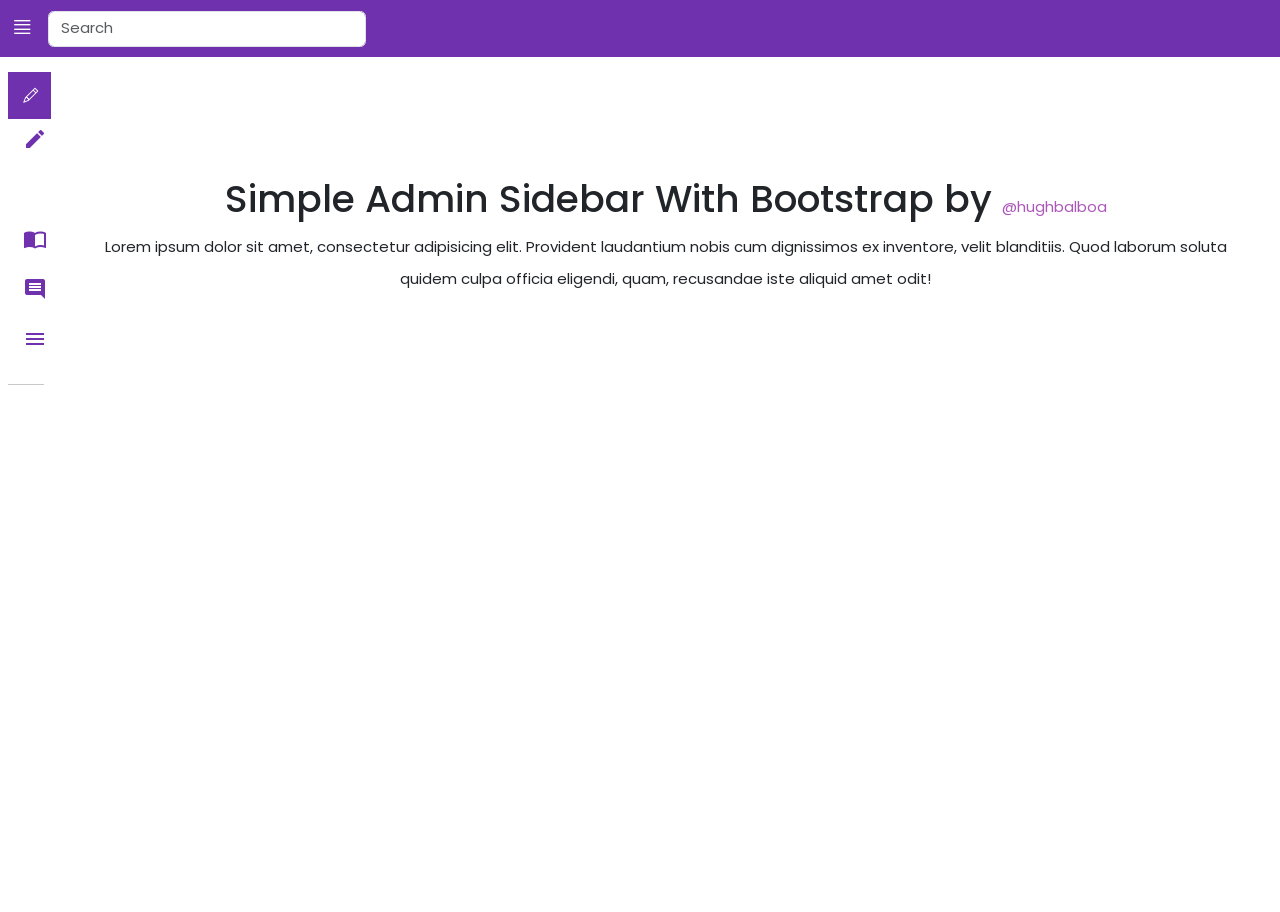
<file: index.html>
<!doctype html>
<html lang="en">

<head>
    <!-- Required meta tags -->
    <meta charset="utf-8">
    <meta name="viewport" content="width=device-width, initial-scale=1">

    <title>Hello, world!</title>
    
    <!-- grade table javascript -->
    <script type="text/javascript" src="http://code.jquery.com/jquery-1.8.3.min.js"></script>

    <!-- Bootstrap CSS -->
    <link href="https://cdn.jsdelivr.net/npm/bootstrap@5.1.3/dist/css/bootstrap.min.css" rel="stylesheet"
        integrity="sha384-1BmE4kWBq78iYhFldvKuhfTAU6auU8tT94WrHftjDbrCEXSU1oBoqyl2QvZ6jIW3" crossorigin="anonymous">

    <!-- ERGON CSS -->
    <link rel="stylesheet" href="css/style.css">

    <!-- ERGON JS -->
    <script src="js/script.js"></script>

    <!-- Bootstrap Icons -->
    <link rel="stylesheet" href="https://cdn.jsdelivr.net/npm/bootstrap-icons@1.8.1/font/bootstrap-icons.css">

    <!-- Material Icons -->
    <link href="https://fonts.googleapis.com/icon?family=Material+Icons" rel="stylesheet">

    <link rel="stylesheet" href="css/style-home.css">
</head>

<body>

    <nav class="navbar navbar-ergon navbar-expand-lg navbar-light bg-light no-margin">
        <div class="container-fluid">
            <a class="navbar-brand" id="menu-toggle-2" href="#"><i style="font-size: 22px;" class="bi bi-justify"></i></a>
            <button class="navbar-toggler" type="button" data-bs-toggle="collapse"
                data-bs-target="#navbarSupportedContent" aria-controls="navbarSupportedContent" aria-expanded="false"
                aria-label="Toggle navigation">
                <span class="navbar-toggler-icon"></span>
            </button>
            <div class="collapse navbar-collapse" id="navbarSupportedContent">
                <!-- <ul class="navbar-nav me-auto mb-2 mb-lg-0">
                    <li class="nav-item">
                        <a class="nav-link active" aria-current="page" href="#">Home</a>
                    </li>
                    <li class="nav-item">
                        <a class="nav-link" href="#">Link</a>
                    </li>
                    <li class="nav-item dropdown">
                        <a class="nav-link dropdown-toggle" href="#" id="navbarDropdown" role="button"
                            data-bs-toggle="dropdown" aria-expanded="false">
                            Dropdown
                        </a>
                        <ul class="dropdown-menu" aria-labelledby="navbarDropdown">
                            <li><a class="dropdown-item" href="#">Action</a></li>
                            <li><a class="dropdown-item" href="#">Another action</a></li>
                            <li>
                                <hr class="dropdown-divider">
                            </li>
                            <li><a class="dropdown-item" href="#">Something else here</a></li>
                        </ul>
                    </li>
                    <li class="nav-item">
                        <a class="nav-link disabled">Disabled</a>
                    </li>
                </ul> -->
                <form class="d-flex">
                    <input class="form-control me-2" type="search" placeholder="Search" aria-label="Search">
                    <!-- <button class="btn btn-outline-success" type="submit">Search</button> -->
                </form>
            </div>
        </div>
    </nav>

    <div id="wrapper" class="toggled-2">
        <!-- Sidebar -->
        <div id="sidebar-wrapper">
            <div class="d-flex flex-column flex-shrink-0 pt-3 px-2" style="width: 100%;">
                <!-- <a href="/" class="d-flex align-items-center mb-3 mb-md-0 me-md-auto text-decoration-none">
                  <svg class="bi me-2" width="40" height="32"><use xlink:href="#bootstrap"></use></svg>
                  <span class="fs-4">Sidebar</span>
                </a>
                <hr> -->
                <ul class="nav nav-pills flex-column mb-auto">
                  <li class="nav-item">
                    <a href="attendance-page.html" class="nav-link active-ergon" aria-current="page">
                        <i class="bi bi-pencil"></i>
                        <span class="isOver">Frequência</span>
                      </a>
                  </li>
                  <li>
                    <a href="#" class="nav-link">
                        <span class="material-icons">
                            edit_note
                        </span>
                      <span class="isOver">Frequência da recuperação</span>
                    </a>
                  </li>
                  <li>
                    <a href="grades-page.html" class="nav-link">
                        <span class="material-icons">
                            design_services
                            </span>
                      <span class="isOver">Notas(Avaliações)</span>
                    </a>
                  </li>
                  <li>
                    <a href="#" class="nav-link">
                        <span class="material-icons">
                            import_contacts
                            </span>
                      <span class="isOver">Registro de habilidades</span>
                    </a>
                  </li>
                  <li>
                    <a href="#" class="nav-link">
                        <span class="material-icons">
                            insert_comment
                            </span>
                      <span class="isOver">Observação da turma</span>
                    </a>
                  </li>
                  <li>
                    <a href="#" class="nav-link">
                        <span class="material-icons">
                            menu_book
                            </span>
                      <span class="isOver">Registro de habilidades</span>
                    </a>
                  </li>
                </ul>
                <hr>
                <!-- <div class="dropdown">
                  <a href="#" class="d-flex align-items-center text-decoration-none dropdown-toggle" id="dropdownUser1" data-bs-toggle="dropdown" aria-expanded="false">
                    <img src="https://github.com/mdo.png" alt="" width="32" height="32" class="rounded-circle me-2">
                    <strong>mdo</strong>
                  </a>
                  <ul class="dropdown-menu dropdown-menu-dark text-small shadow" aria-labelledby="dropdownUser1">
                    <li><a class="dropdown-item" href="#">New project...</a></li>
                    <li><a class="dropdown-item" href="#">Settings</a></li>
                    <li><a class="dropdown-item" href="#">Profile</a></li>
                    <li><hr class="dropdown-divider"></li>
                    <li><a class="dropdown-item" href="#">Sign out</a></li>
                  </ul>
                </div> -->
              </div>
        </div>
        <!-- /#sidebar-wrapper -->
    </div>

    <!-- Page Content -->
    <div id="page-content-wrapper">
        <div class="container-fluid xyz">
            <div class="content">
                <div class="col-lg-12">
                    <h1>Simple Admin Sidebar With Bootstrap by <a
                            href="http://http://codepen.io/hughbalboa/">@hughbalboa</a>
                    </h1>
                    <p>Lorem ipsum dolor sit amet, consectetur adipisicing elit. Provident laudantium nobis cum
                        dignissimos ex
                        inventore, velit blanditiis. Quod laborum soluta quidem culpa officia eligendi, quam,
                        recusandae iste
                        aliquid amet odit! </p>
                </div>
            </div>
        </div>
    <!-- /#page-content-wrapper -->
    </div>

    <!-- /#wrapper -->
    <!-- jQuery -->
    <script
        src="https://cpwebassets.codepen.io/assets/common/stopExecutionOnTimeout-1b93190375e9ccc259df3a57c1abc0e64599724ae30d7ea4c6877eb615f89387.js"></script>

    <script src="https://cdnjs.cloudflare.com/ajax/libs/jquery/2.1.3/jquery.min.js"></script>
    <!-- Option 1: Bootstrap Bundle with Popper -->
    <script src="https://cdn.jsdelivr.net/npm/bootstrap@5.1.3/dist/js/bootstrap.bundle.min.js" integrity="sha384-ka7Sk0Gln4gmtz2MlQnikT1wXgYsOg+OMhuP+IlRH9sENBO0LRn5q+8nbTov4+1p" crossorigin="anonymous"></script>
    <script id="rendered-js">
        $("#menu-toggle").click(function (e) {
            e.preventDefault();
            $("#wrapper").toggleClass("toggled");
        });
        $("#menu-toggle-2").click(function (e) {
            e.preventDefault();
            $("#wrapper").toggleClass("toggled-2");
            $("#page-content-wrapper").toggleClass("fullpage");
            $('#menu ul').hide();
        });

        function initMenu() {
            $('#menu ul').hide();
            $('#menu ul').children('.current').parent().show();
            //$('#menu ul:first').show();
            $('#menu li a').click(
                function () {
                    var checkElement = $(this).next();
                    if (checkElement.is('ul') && checkElement.is(':visible')) {
                        return false;
                    }
                    if (checkElement.is('ul') && !checkElement.is(':visible')) {
                        $('#menu ul:visible').slideUp('normal');
                        checkElement.slideDown('normal');
                        return false;
                    }
                });

        }
        $(document).ready(function () {
            initMenu();
        });
//# sourceURL=pen.js
    </script>
</body>

</html>
</file>
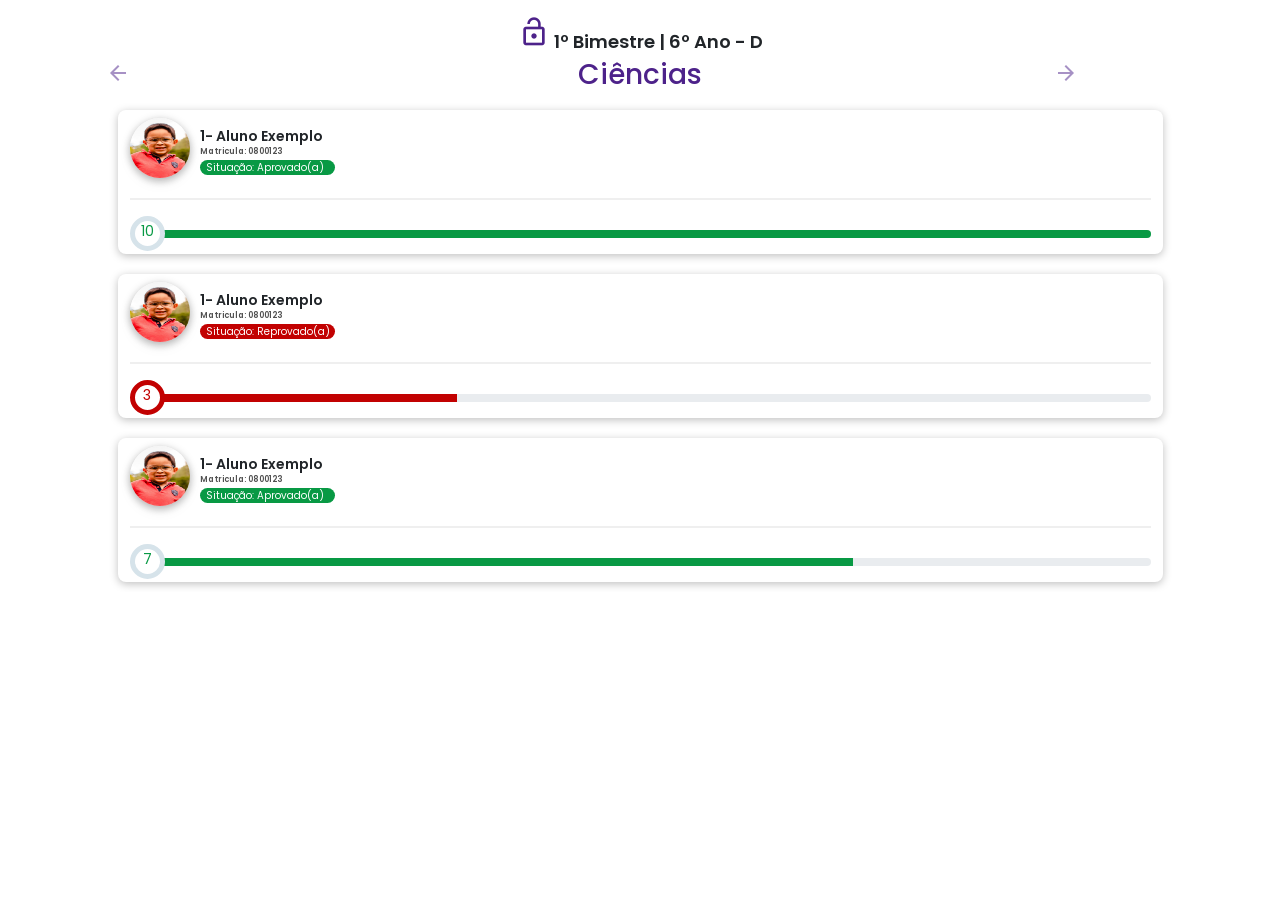
<file: class-selection-page/mobile/notas/index.html>
<!DOCTYPE html>
<html lang="en">
<head>
    <meta charset="UTF-8">
    <meta http-equiv="X-UA-Compatible" content="IE=edge">
    <meta name="viewport" content="width=device-width, initial-scale=1.0">
    <link href="https://cdn.jsdelivr.net/npm/bootstrap@5.1.3/dist/css/bootstrap.min.css" rel="stylesheet" integrity="sha384-1BmE4kWBq78iYhFldvKuhfTAU6auU8tT94WrHftjDbrCEXSU1oBoqyl2QvZ6jIW3" crossorigin="anonymous">
    <script src="https://cdn.jsdelivr.net/npm/bootstrap@5.1.3/dist/js/bootstrap.bundle.min.js" integrity="sha384-ka7Sk0Gln4gmtz2MlQnikT1wXgYsOg+OMhuP+IlRH9sENBO0LRn5q+8nbTov4+1p" crossorigin="anonymous"></script>
    <script src="https://cdn.jsdelivr.net/npm/@popperjs/core@2.10.2/dist/umd/popper.min.js" integrity="sha384-7+zCNj/IqJ95wo16oMtfsKbZ9ccEh31eOz1HGyDuCQ6wgnyJNSYdrPa03rtR1zdB" crossorigin="anonymous"></script>
<script src="https://cdn.jsdelivr.net/npm/bootstrap@5.1.3/dist/js/bootstrap.min.js" integrity="sha384-QJHtvGhmr9XOIpI6YVutG+2QOK9T+ZnN4kzFN1RtK3zEFEIsxhlmWl5/YESvpZ13" crossorigin="anonymous"></script>
    <script src="https://ajax.googleapis.com/ajax/libs/jquery/3.5.1/jquery.min.js"></script>
    <link rel="stylesheet" href="../../css/poppins.css">
    <link rel="stylesheet" href="style.css">
    <link rel="stylesheet" href="../../css/poppins.css">
    <script src="script.js"></script>
    <title>Document</title>
</head>
<body>
    <br>
    <div class="titulo">
        <span class="material-icons">lock_open </span><span class="BIMESTRE"> 1º Bimestre</span> | <span class="SERIETURMA">6º Ano - D</span>
    </div>
    <div class="container">
        <div id="carouselExampleIndicators" class="carousel slide" data-bs-ride="carousel">
            <button class="carousel-control-prev car-btn" type="button" data-bs-target="#carouselExampleIndicators" data-bs-slide="prev">
                
                <span class="material-icons-outlined">arrow_back_ios</span>
                
              </button>
              <button class="carousel-control-next car-btn" type="button" data-bs-target="#carouselExampleIndicators" data-bs-slide="next">
                
                <span class="material-icons-outlined">arrow_forward_ios</span>
                
                
              </button>
            <div class="carousel-inner">
                <!-- carousel -->
                
                <div class="carousel-item active" data-bs-interval="150000">

                    <div class="materia"><h3>Ciências</h3></div>
                    <!-- alunos -->
                    <div class="row">
                        <div class="col-11 aluno mx-auto">
                            <div class="col-10 icone-aluno"><img class="icone-aluno" src="img/7.jpg" alt=""></div>
                            <div class="col-5 info-aluno">
                                <div class="aluno-nome"><a> 1- </a><a> Aluno Exemplo</a></div>
                                <div class="matricula"><label>Matricula: <span>0800123</span></label></div>
                                <div class="situacao prog1">&nbsp Situação: <a>Aprovado(a)</a></div>
                            </div>
                            <div class="col-12"><hr class="linha"></div>
                            <div>
                                <span class="dot">10</span>
                                <div class="barra">
                                    <div class="progress col-12">
                                        <div class="progress-bar prog1" role="progressbar" style="width: 100%" aria-valuenow="25" aria-valuemin="0" aria-valuemax="100"></div>
                                    </div>
                                </div>
                            </div>
                            <br>
                        </div>    
                        <div class="col-11 aluno mx-auto">
                            <div class="col-10 icone-aluno"><img class="icone-aluno" src="img/7.jpg" alt=""></div>
                            <div class="col-5 info-aluno">
                                <div class="aluno-nome"><a> 1- </a><a> Aluno Exemplo</a></div>
                                <div class="matricula"><label>Matricula: <span>0800123</span></label></div>
                                <div class="situacao prog2">&nbsp Situação: <a>Reprovado(a)</a></div>
                            </div>
                            <div class="col-12"><hr class="linha"></div>
                            <div>
                                <span class="dot circ2">3</span>
                                <div class="barra">
                                    <div class="progress col-12">
                                        <div class="progress-bar prog2" role="progressbar" style="width: 30%" aria-valuenow="25" aria-valuemin="0" aria-valuemax="100"></div>
                                    </div>
                                </div>
                            </div>
                            <br>
                        </div>    
                        <div class="col-11 aluno mx-auto">
                            <div class="col-10 icone-aluno"><img class="icone-aluno" src="img/7.jpg" alt=""></div>
                            <div class="col-5 info-aluno">
                                <div class="aluno-nome"><a> 1- </a><a> Aluno Exemplo</a></div>
                                <div class="matricula"><label>Matricula: <span>0800123</span></label></div>
                                <div class="situacao prog1">&nbsp Situação: <a>Aprovado(a)</a></div>
                            </div>
                            <div class="col-12"><hr class="linha"></div>
                            <div>
                                <span class="dot">7</span>
                                <div class="barra">
                                    <div class="progress col-12">
                                        <div class="progress-bar prog1" role="progressbar" style="width: 70%" aria-valuenow="25" aria-valuemin="0" aria-valuemax="100"></div>
                                    </div>
                                </div>
                            </div>
                            <br>
                        </div>    
                    </div>
                    <!-- alunos -->
                </div>
              <!-- carousel -->
              <!-- carousel -->
              <div class="carousel-item" data-bs-interval="150000">
                <div class="materia"><h3>Matemática</h3></div>
                  <!-- aluno -->
                <div class="row">
                    <div class="col-11 aluno mx-auto">
                        <div class="col-10 icone-aluno"><img class="icone-aluno" src="img/7.jpg" alt=""></div>
                        <div class="col-5 info-aluno">
                            <div class="aluno-nome"><a> 1- </a><a> Aluno Exemplo</a></div>
                            <div class="matricula"><label>Matricula: <span>0800123</span></label></div>
                            <div class="situacao prog1">&nbsp Situação: <a>Aprovado(a)</a></div>
                        </div>
                        <div class="col-12"><hr class="linha"></div>
                        <div>
                            <span class="dot">10</span>
                            <div class="barra">
                                <div class="progress col-12">
                                    <div class="progress-bar prog1" role="progressbar" style="width: 100%" aria-valuenow="25" aria-valuemin="0" aria-valuemax="100"></div>
                                </div>
                            </div>
                        </div>
                        <br>
                    </div>    
                    <div class="col-11 aluno mx-auto">
                        <div class="col-10 icone-aluno"><img class="icone-aluno" src="img/7.jpg" alt=""></div>
                        <div class="col-5 info-aluno">
                            <div class="aluno-nome"><a> 1- </a><a> Aluno Exemplo</a></div>
                            <div class="matricula"><label>Matricula: <span>0800123</span></label></div>
                            <div class="situacao prog2">&nbsp Situação: <a>Reprovado(a)</a></div>
                        </div>
                        <div class="col-12"><hr class="linha"></div>
                        <div>
                            <span class="dot circ2">3</span>
                            <div class="barra">
                                <div class="progress col-12">
                                    <div class="progress-bar prog2" role="progressbar" style="width: 30%" aria-valuenow="25" aria-valuemin="0" aria-valuemax="100"></div>
                                </div>
                            </div>
                        </div>
                        <br>
                    </div>    
                    <!-- aluno individual -->
                    <div class="col-11 aluno mx-auto blur">
                        <div class="col-10 icone-aluno blur"><img class="icone-aluno" src="img/7.jpg" alt=""></div>
                        <div class="col-5 info-aluno">
                            <div class="aluno-nome"><a> 1- </a><a> Aluno Exemplo</a></div>
                            <div class="matricula"><label>Matricula: <span>0800123</span></label></div>
                            <div class="situacao prog2 non-blur">&nbsp Situação: <a>transferido(a)</a></div>
                        </div>
                        <div class="col-12"><hr class="linha"></div>
                        <div>
                            <span class="dot circ3">0</span>
                            <div class="barra">
                                <div class="progress col-12">
                                    <div class="progress-bar circ3" role="progressbar" style="width: 0%" aria-valuenow="25" aria-valuemin="0" aria-valuemax="100"></div>
                                </div>
                            </div>
                        </div>
                        <br>
                    </div>
                    <!-- aluno individual -->
                    <div class="col-11 aluno mx-auto">
                        <div class="col-10 icone-aluno"><img class="icone-aluno" src="img/7.jpg" alt=""></div>
                        <div class="col-5 info-aluno">
                            <div class="aluno-nome"><a> 1- </a><a> Aluno Exemplo</a></div>
                            <div class="matricula"><label>Matricula: <span>0800123</span></label></div>
                            <div class="situacao prog1">&nbsp Situação: <a>Aprovado(a)</a></div>
                        </div>
                        <div class="col-12"><hr class="linha"></div>
                        <div>
                            <span class="dot">7</span>
                            <div class="barra">
                                <div class="progress col-12">
                                    <div class="progress-bar prog1" role="progressbar" style="width: 70%" aria-valuenow="25" aria-valuemin="0" aria-valuemax="100"></div>
                                </div>
                            </div>
                        </div>
                        <br>
                    </div>    
                </div>
                <!-- aluno -->
              </div>
              <!-- carousel -->
              <div class="carousel-item" data-bs-interval="150000">
                <div class="materia"><h3>Lingua Portuguesa</h3></div>
                <div class="row">
                    <div class="col-11 aluno mx-auto">
                        <div class="col-10 icone-aluno"><img class="icone-aluno" src="img/7.jpg" alt=""></div>
                        <div class="col-5 info-aluno">
                            <div class="aluno-nome"><a> 1- </a><a> Aluno Exemplo</a></div>
                            <div class="matricula"><label>Matricula: <span>0800123</span></label></div>
                            <div class="situacao prog1">&nbsp Situação: <a>Aprovado(a)</a></div>
                        </div>
                        <div class="col-12"><hr class="linha"></div>
                        <div>
                            <span class="dot">10</span>
                            <div class="barra">
                                <div class="progress col-12">
                                    <div class="progress-bar prog1" role="progressbar" style="width: 100%" aria-valuenow="25" aria-valuemin="0" aria-valuemax="100"></div>
                                </div>
                            </div>
                        </div>
                        <br>
                    </div>    
                    <div class="col-11 aluno mx-auto">
                        <div class="col-10 icone-aluno"><img class="icone-aluno" src="img/7.jpg" alt=""></div>
                        <div class="col-5 info-aluno">
                            <div class="aluno-nome"><a> 1- </a><a> Aluno Exemplo</a></div>
                            <div class="matricula"><label>Matricula: <span>0800123</span></label></div>
                            <div class="situacao prog2">&nbsp Situação: <a>Reprovado(a)</a></div>
                        </div>
                        <div class="col-12"><hr class="linha"></div>
                        <div>
                            <span class="dot circ2">3</span>
                            <div class="barra">
                                <div class="progress col-12">
                                    <div class="progress-bar prog2" role="progressbar" style="width: 30%" aria-valuenow="25" aria-valuemin="0" aria-valuemax="100"></div>
                                </div>
                            </div>
                        </div>
                        <br>
                    </div>    
                    <div class="col-11 aluno mx-auto">
                        <div class="col-10 icone-aluno"><img class="icone-aluno" src="img/7.jpg" alt=""></div>
                        <div class="col-5 info-aluno">
                            <div class="aluno-nome"><a> 1- </a><a> Aluno Exemplo</a></div>
                            <div class="matricula"><label>Matricula: <span>0800123</span></label></div>
                            <div class="situacao prog1">&nbsp Situação: <a>Aprovado(a)</a></div>
                        </div>
                        <div class="col-12"><hr class="linha"></div>
                        <div>
                            <span class="dot">7</span>
                            <div class="barra">
                                <div class="progress col-12">
                                    <div class="progress-bar prog1" role="progressbar" style="width: 70%" aria-valuenow="25" aria-valuemin="0" aria-valuemax="100"></div>
                                </div>
                            </div>
                        </div>
                        <br>
                    </div>    
                </div>
              </div>
            </div>
            
          </div>
    </div>
    
</body>
</html>
</file>
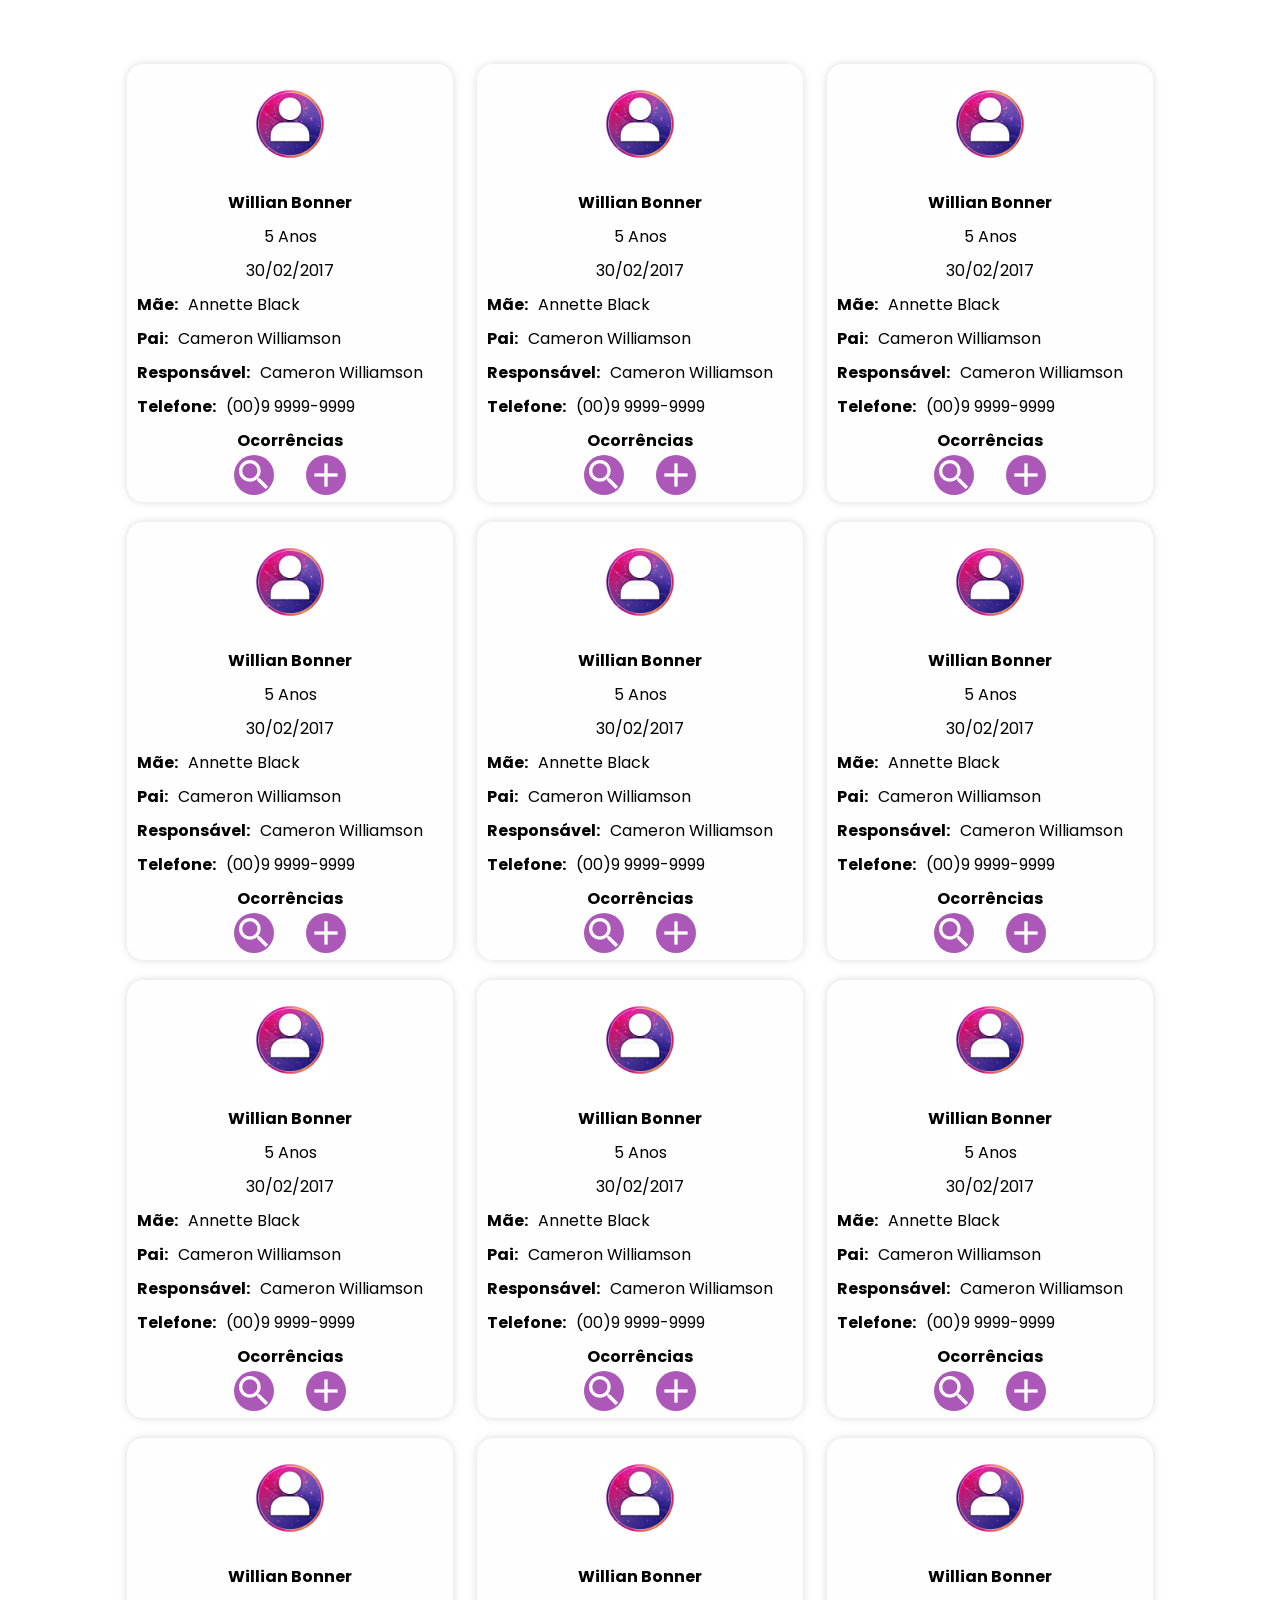
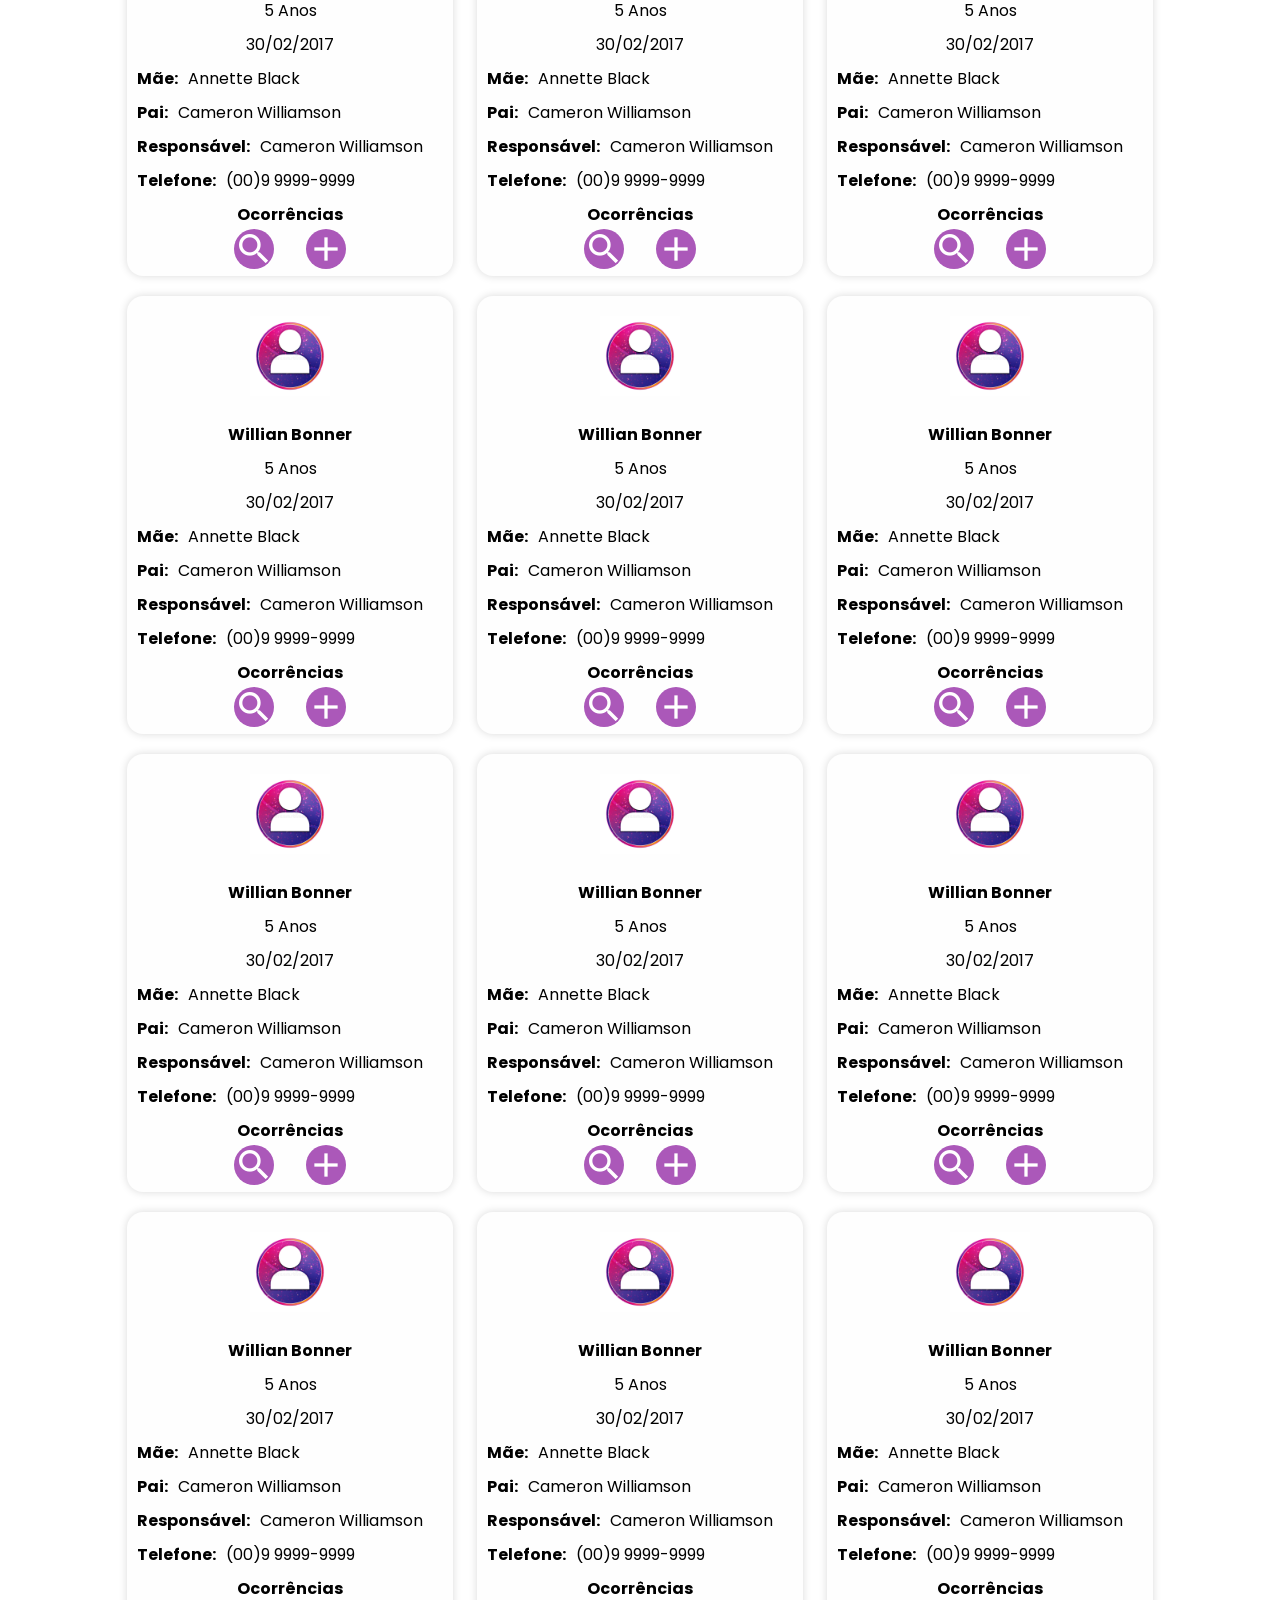
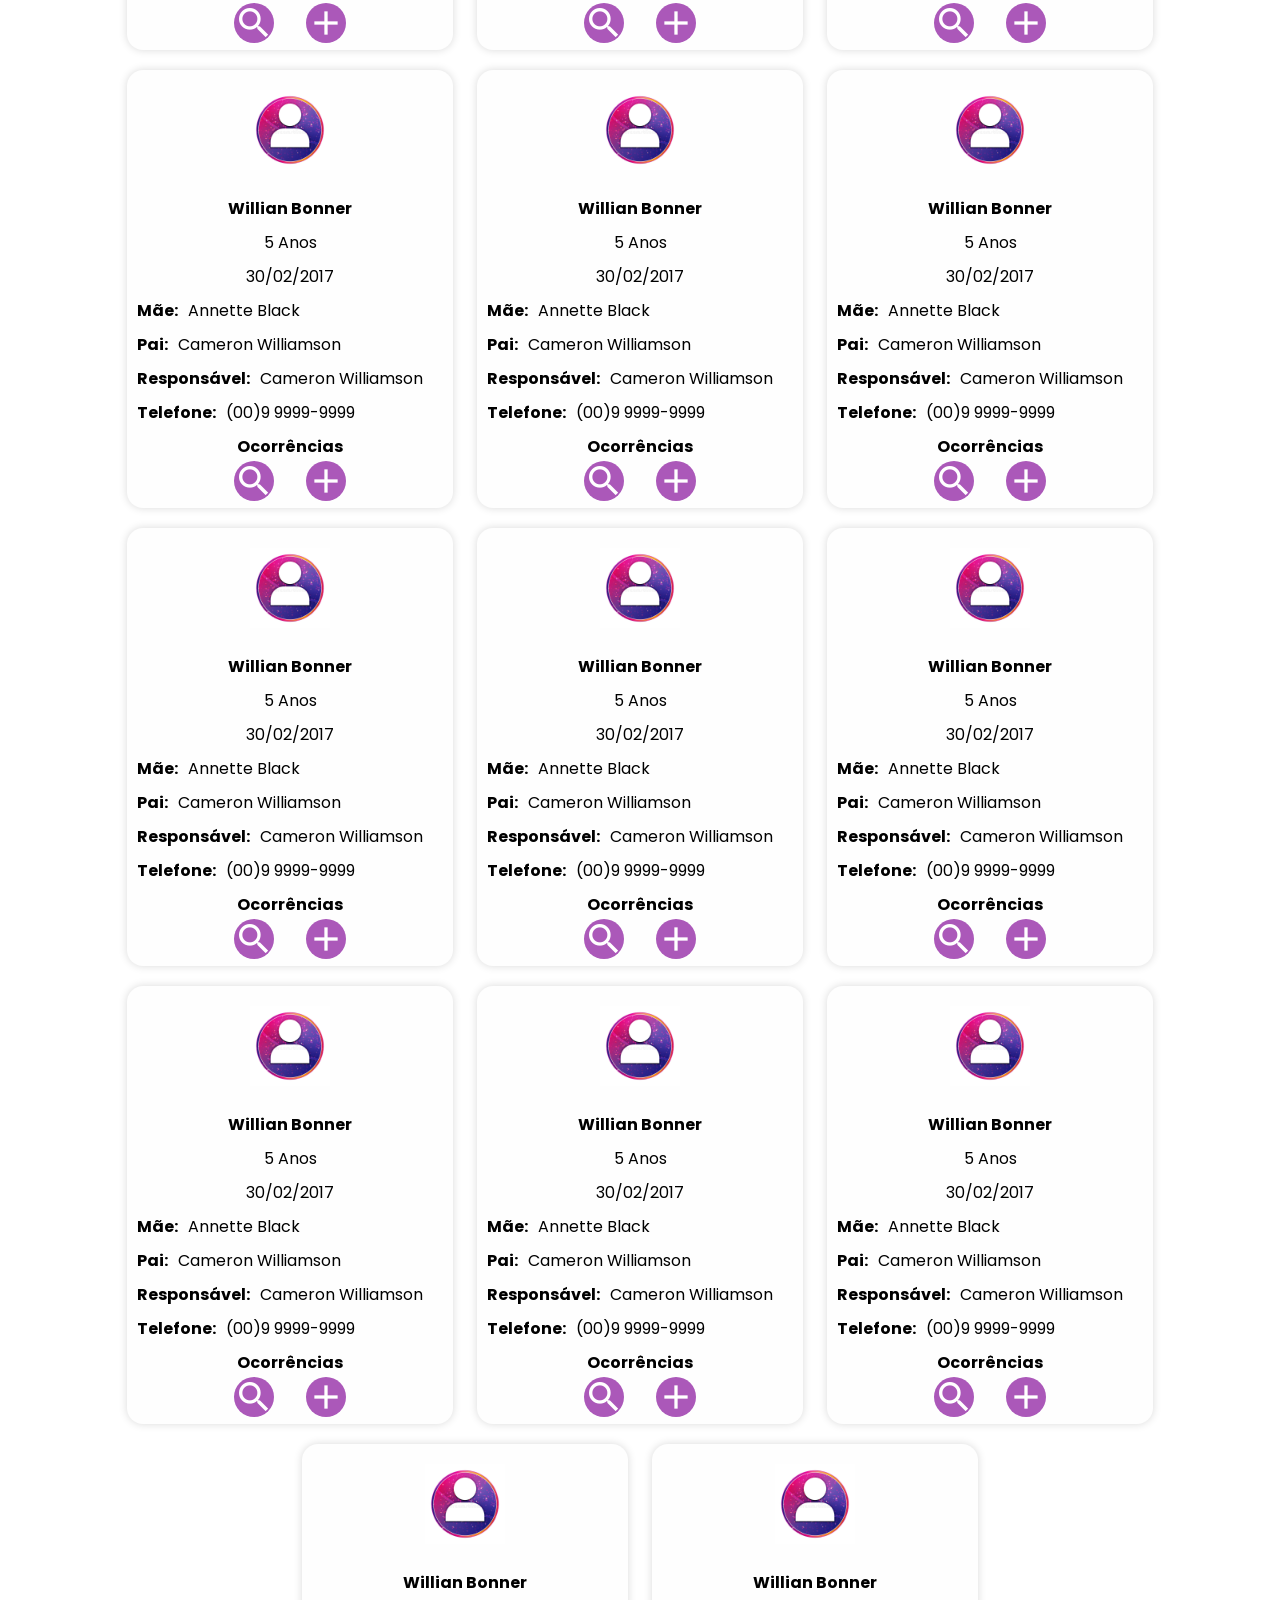
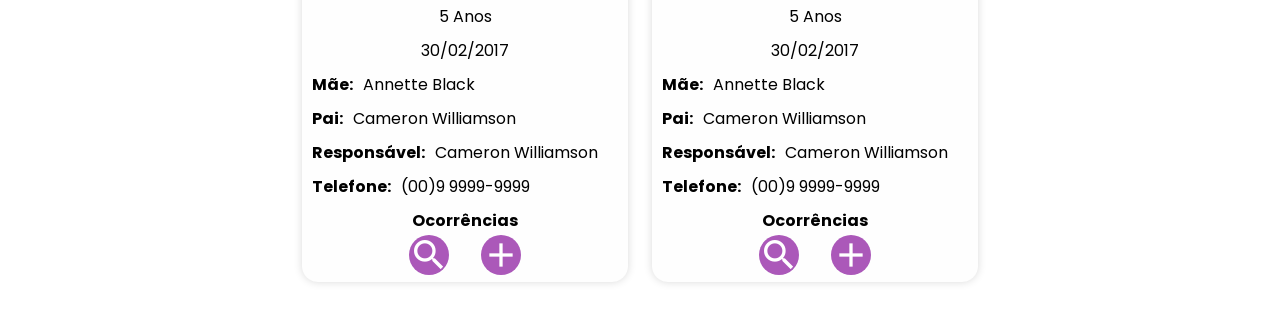
<file: class-selection-page/templates/testes/grid-lst/index.html>
<!DOCTYPE html>
<html>
<head>
<meta name="viewport" content="width=device-width, initial-scale=1.0, maximum-scale=1, user-scalable=0">
<link rel="stylesheet" href="https://cdnjs.cloudflare.com/ajax/libs/font-awesome/4.7.0/css/font-awesome.min.css">
<link rel="stylesheet" href="style.css">
<link href="https://fonts.googleapis.com/icon?family=Material+Icons" rel="stylesheet">
<script src="script.js"></script>
</head>
    <body>
        <div id="btnContainer">
            <button class="btn grid" onclick="gridView()"><i class="fa fa-th-large"></i> Grade</button>
            <button class="btn list" onclick="listView()"><i class="fa fa-bars"></i> Lista</button> 
        
        </div>
        <br>
        <div class="container-fluid">
            <div class="row">
                <div class="column col-3">
                    <div>
                        <input id="file" type="file" onchange="loadFile(event)"/>
                        <label class="-label" for="file">
                            <img src="profile.jpg" id="output"/>
                        </label>
                    </div>
                    <p id="nome">Willian Bonner</p>
                    <p id="idade">5 Anos</p>
                    <p id="dataNascimento">30/02/2017</p>
                    
                    <div id="mae">Mãe:<span style="font-weight: normal;">Annette Black</span></div>
                    <p></p>
                    <div id="pai">Pai:<span style="font-weight: normal;">Cameron Williamson</span></div>
                    <p></p>
                    <div id="responsavel">Responsável:<span style="font-weight: normal;">Cameron Williamson</span></div>
                    <p></p>
                    <div id="tel">Telefone:<span style="font-weight: normal;">(00)9 9999-9999</span></div>
                    <p></p>
                    <label id="ocorrencia" style="font-weight: bold">Ocorrências</label>
                    <p></p>
                    <span id="search" class="material-icons-outlined">search</span>&nbsp &nbsp<span id="adicionar" class="material-icons-outlined">add</span>
                    
                </div>
                <div class="column col-3">
                    <div>
                        <input id="file" type="file" onchange="loadFile(event)"/>
                        <label class="-label" for="file">
                            <img src="profile.jpg" id="output"/>
                        </label>
                    </div>
                    <p id="nome">Willian Bonner</p>
                    <p id="idade">5 Anos</p>
                    <p id="dataNascimento">30/02/2017</p>
                    
                    <div id="mae">Mãe:<span style="font-weight: normal;">Annette Black</span></div>
                    <p></p>
                    <div id="pai">Pai:<span style="font-weight: normal;">Cameron Williamson</span></div>
                    <p></p>
                    <div id="responsavel">Responsável:<span style="font-weight: normal;">Cameron Williamson</span></div>
                    <p></p>
                    <div id="tel">Telefone:<span style="font-weight: normal;">(00)9 9999-9999</span></div>
                    <p></p>
                    <label id="ocorrencia" style="font-weight: bold">Ocorrências</label>
                    <p></p>
                    <span id="search" class="material-icons-outlined">search</span>&nbsp &nbsp<span id="adicionar" class="material-icons-outlined">add</span>
                    
                </div>
                <div class="column col-3">
                    <div>
                        <input id="file" type="file" onchange="loadFile(event)"/>
                        <label class="-label" for="file">
                            <img src="profile.jpg" id="output"/>
                        </label>
                    </div>
                    <p id="nome">Willian Bonner</p>
                    <p id="idade">5 Anos</p>
                    <p id="dataNascimento">30/02/2017</p>
                    
                    <div id="mae">Mãe:<span style="font-weight: normal;">Annette Black</span></div>
                    <p></p>
                    <div id="pai">Pai:<span style="font-weight: normal;">Cameron Williamson</span></div>
                    <p></p>
                    <div id="responsavel">Responsável:<span style="font-weight: normal;">Cameron Williamson</span></div>
                    <p></p>
                    <div id="tel">Telefone:<span style="font-weight: normal;">(00)9 9999-9999</span></div>
                    <p></p>
                    <label id="ocorrencia" style="font-weight: bold">Ocorrências</label>
                    <p></p>
                    <span id="search" class="material-icons-outlined">search</span>&nbsp &nbsp<span id="adicionar" class="material-icons-outlined">add</span>
                    
                </div>
                <div class="column col-3">
                    <div>
                        <input id="file" type="file" onchange="loadFile(event)"/>
                        <label class="-label" for="file">
                            <img src="profile.jpg" id="output"/>
                        </label>
                    </div>
                    <p id="nome">Willian Bonner</p>
                    <p id="idade">5 Anos</p>
                    <p id="dataNascimento">30/02/2017</p>
                    
                    <div id="mae">Mãe:<span style="font-weight: normal;">Annette Black</span></div>
                    <p></p>
                    <div id="pai">Pai:<span style="font-weight: normal;">Cameron Williamson</span></div>
                    <p></p>
                    <div id="responsavel">Responsável:<span style="font-weight: normal;">Cameron Williamson</span></div>
                    <p></p>
                    <div id="tel">Telefone:<span style="font-weight: normal;">(00)9 9999-9999</span></div>
                    <p></p>
                    <label id="ocorrencia" style="font-weight: bold">Ocorrências</label>
                    <p></p>
                    <span id="search" class="material-icons-outlined">search</span>&nbsp &nbsp<span id="adicionar" class="material-icons-outlined">add</span>
                    
                </div>
                <div class="column col-3">
                    <div>
                        <input id="file" type="file" onchange="loadFile(event)"/>
                        <label class="-label" for="file">
                            <img src="profile.jpg" id="output"/>
                        </label>
                    </div>
                    <p id="nome">Willian Bonner</p>
                    <p id="idade">5 Anos</p>
                    <p id="dataNascimento">30/02/2017</p>
                    
                    <div id="mae">Mãe:<span style="font-weight: normal;">Annette Black</span></div>
                    <p></p>
                    <div id="pai">Pai:<span style="font-weight: normal;">Cameron Williamson</span></div>
                    <p></p>
                    <div id="responsavel">Responsável:<span style="font-weight: normal;">Cameron Williamson</span></div>
                    <p></p>
                    <div id="tel">Telefone:<span style="font-weight: normal;">(00)9 9999-9999</span></div>
                    <p></p>
                    <label id="ocorrencia" style="font-weight: bold">Ocorrências</label>
                    <p></p>
                    <span id="search" class="material-icons-outlined">search</span>&nbsp &nbsp<span id="adicionar" class="material-icons-outlined">add</span>
                    
                </div>
                <div class="column col-3">
                    <div>
                        <input id="file" type="file" onchange="loadFile(event)"/>
                        <label class="-label" for="file">
                            <img src="profile.jpg" id="output"/>
                        </label>
                    </div>
                    <p id="nome">Willian Bonner</p>
                    <p id="idade">5 Anos</p>
                    <p id="dataNascimento">30/02/2017</p>
                    
                    <div id="mae">Mãe:<span style="font-weight: normal;">Annette Black</span></div>
                    <p></p>
                    <div id="pai">Pai:<span style="font-weight: normal;">Cameron Williamson</span></div>
                    <p></p>
                    <div id="responsavel">Responsável:<span style="font-weight: normal;">Cameron Williamson</span></div>
                    <p></p>
                    <div id="tel">Telefone:<span style="font-weight: normal;">(00)9 9999-9999</span></div>
                    <p></p>
                    <label id="ocorrencia" style="font-weight: bold">Ocorrências</label>
                    <p></p>
                    <span id="search" class="material-icons-outlined">search</span>&nbsp &nbsp<span id="adicionar" class="material-icons-outlined">add</span>
                    
                </div>
                <div class="column col-3">
                    <div>
                        <input id="file" type="file" onchange="loadFile(event)"/>
                        <label class="-label" for="file">
                            <img src="profile.jpg" id="output"/>
                        </label>
                    </div>
                    <p id="nome">Willian Bonner</p>
                    <p id="idade">5 Anos</p>
                    <p id="dataNascimento">30/02/2017</p>
                    
                    <div id="mae">Mãe:<span style="font-weight: normal;">Annette Black</span></div>
                    <p></p>
                    <div id="pai">Pai:<span style="font-weight: normal;">Cameron Williamson</span></div>
                    <p></p>
                    <div id="responsavel">Responsável:<span style="font-weight: normal;">Cameron Williamson</span></div>
                    <p></p>
                    <div id="tel">Telefone:<span style="font-weight: normal;">(00)9 9999-9999</span></div>
                    <p></p>
                    <label id="ocorrencia" style="font-weight: bold">Ocorrências</label>
                    <p></p>
                    <span id="search" class="material-icons-outlined">search</span>&nbsp &nbsp<span id="adicionar" class="material-icons-outlined">add</span>
                    
                </div>
                <div class="column col-3">
                    <div>
                        <input id="file" type="file" onchange="loadFile(event)"/>
                        <label class="-label" for="file">
                            <img src="profile.jpg" id="output"/>
                        </label>
                    </div>
                    <p id="nome">Willian Bonner</p>
                    <p id="idade">5 Anos</p>
                    <p id="dataNascimento">30/02/2017</p>
                    
                    <div id="mae">Mãe:<span style="font-weight: normal;">Annette Black</span></div>
                    <p></p>
                    <div id="pai">Pai:<span style="font-weight: normal;">Cameron Williamson</span></div>
                    <p></p>
                    <div id="responsavel">Responsável:<span style="font-weight: normal;">Cameron Williamson</span></div>
                    <p></p>
                    <div id="tel">Telefone:<span style="font-weight: normal;">(00)9 9999-9999</span></div>
                    <p></p>
                    <label id="ocorrencia" style="font-weight: bold">Ocorrências</label>
                    <p></p>
                    <span id="search" class="material-icons-outlined">search</span>&nbsp &nbsp<span id="adicionar" class="material-icons-outlined">add</span>
                    
                </div>
                <div class="column col-3">
                    <div>
                        <input id="file" type="file" onchange="loadFile(event)"/>
                        <label class="-label" for="file">
                            <img src="profile.jpg" id="output"/>
                        </label>
                    </div>
                    <p id="nome">Willian Bonner</p>
                    <p id="idade">5 Anos</p>
                    <p id="dataNascimento">30/02/2017</p>
                    
                    <div id="mae">Mãe:<span style="font-weight: normal;">Annette Black</span></div>
                    <p></p>
                    <div id="pai">Pai:<span style="font-weight: normal;">Cameron Williamson</span></div>
                    <p></p>
                    <div id="responsavel">Responsável:<span style="font-weight: normal;">Cameron Williamson</span></div>
                    <p></p>
                    <div id="tel">Telefone:<span style="font-weight: normal;">(00)9 9999-9999</span></div>
                    <p></p>
                    <label id="ocorrencia" style="font-weight: bold">Ocorrências</label>
                    <p></p>
                    <span id="search" class="material-icons-outlined">search</span>&nbsp &nbsp<span id="adicionar" class="material-icons-outlined">add</span>
                    
                </div>
                <div class="column col-3">
                    <div>
                        <input id="file" type="file" onchange="loadFile(event)"/>
                        <label class="-label" for="file">
                            <img src="profile.jpg" id="output"/>
                        </label>
                    </div>
                    <p id="nome">Willian Bonner</p>
                    <p id="idade">5 Anos</p>
                    <p id="dataNascimento">30/02/2017</p>
                    
                    <div id="mae">Mãe:<span style="font-weight: normal;">Annette Black</span></div>
                    <p></p>
                    <div id="pai">Pai:<span style="font-weight: normal;">Cameron Williamson</span></div>
                    <p></p>
                    <div id="responsavel">Responsável:<span style="font-weight: normal;">Cameron Williamson</span></div>
                    <p></p>
                    <div id="tel">Telefone:<span style="font-weight: normal;">(00)9 9999-9999</span></div>
                    <p></p>
                    <label id="ocorrencia" style="font-weight: bold">Ocorrências</label>
                    <p></p>
                    <span id="search" class="material-icons-outlined">search</span>&nbsp &nbsp<span id="adicionar" class="material-icons-outlined">add</span>
                    
                </div>
                <div class="column col-3">
                    <div>
                        <input id="file" type="file" onchange="loadFile(event)"/>
                        <label class="-label" for="file">
                            <img src="profile.jpg" id="output"/>
                        </label>
                    </div>
                    <p id="nome">Willian Bonner</p>
                    <p id="idade">5 Anos</p>
                    <p id="dataNascimento">30/02/2017</p>
                    
                    <div id="mae">Mãe:<span style="font-weight: normal;">Annette Black</span></div>
                    <p></p>
                    <div id="pai">Pai:<span style="font-weight: normal;">Cameron Williamson</span></div>
                    <p></p>
                    <div id="responsavel">Responsável:<span style="font-weight: normal;">Cameron Williamson</span></div>
                    <p></p>
                    <div id="tel">Telefone:<span style="font-weight: normal;">(00)9 9999-9999</span></div>
                    <p></p>
                    <label id="ocorrencia" style="font-weight: bold">Ocorrências</label>
                    <p></p>
                    <span id="search" class="material-icons-outlined">search</span>&nbsp &nbsp<span id="adicionar" class="material-icons-outlined">add</span>
                    
                </div>
                <div class="column col-3">
                    <div>
                        <input id="file" type="file" onchange="loadFile(event)"/>
                        <label class="-label" for="file">
                            <img src="profile.jpg" id="output"/>
                        </label>
                    </div>
                    <p id="nome">Willian Bonner</p>
                    <p id="idade">5 Anos</p>
                    <p id="dataNascimento">30/02/2017</p>
                    
                    <div id="mae">Mãe:<span style="font-weight: normal;">Annette Black</span></div>
                    <p></p>
                    <div id="pai">Pai:<span style="font-weight: normal;">Cameron Williamson</span></div>
                    <p></p>
                    <div id="responsavel">Responsável:<span style="font-weight: normal;">Cameron Williamson</span></div>
                    <p></p>
                    <div id="tel">Telefone:<span style="font-weight: normal;">(00)9 9999-9999</span></div>
                    <p></p>
                    <label id="ocorrencia" style="font-weight: bold">Ocorrências</label>
                    <p></p>
                    <span id="search" class="material-icons-outlined">search</span>&nbsp &nbsp<span id="adicionar" class="material-icons-outlined">add</span>
                    
                </div>
                <div class="column col-3">
                    <div>
                        <input id="file" type="file" onchange="loadFile(event)"/>
                        <label class="-label" for="file">
                            <img src="profile.jpg" id="output"/>
                        </label>
                    </div>
                    <p id="nome">Willian Bonner</p>
                    <p id="idade">5 Anos</p>
                    <p id="dataNascimento">30/02/2017</p>
                    
                    <div id="mae">Mãe:<span style="font-weight: normal;">Annette Black</span></div>
                    <p></p>
                    <div id="pai">Pai:<span style="font-weight: normal;">Cameron Williamson</span></div>
                    <p></p>
                    <div id="responsavel">Responsável:<span style="font-weight: normal;">Cameron Williamson</span></div>
                    <p></p>
                    <div id="tel">Telefone:<span style="font-weight: normal;">(00)9 9999-9999</span></div>
                    <p></p>
                    <label id="ocorrencia" style="font-weight: bold">Ocorrências</label>
                    <p></p>
                    <span id="search" class="material-icons-outlined">search</span>&nbsp &nbsp<span id="adicionar" class="material-icons-outlined">add</span>
                    
                </div>
                <div class="column col-3">
                    <div>
                        <input id="file" type="file" onchange="loadFile(event)"/>
                        <label class="-label" for="file">
                            <img src="profile.jpg" id="output"/>
                        </label>
                    </div>
                    <p id="nome">Willian Bonner</p>
                    <p id="idade">5 Anos</p>
                    <p id="dataNascimento">30/02/2017</p>
                    
                    <div id="mae">Mãe:<span style="font-weight: normal;">Annette Black</span></div>
                    <p></p>
                    <div id="pai">Pai:<span style="font-weight: normal;">Cameron Williamson</span></div>
                    <p></p>
                    <div id="responsavel">Responsável:<span style="font-weight: normal;">Cameron Williamson</span></div>
                    <p></p>
                    <div id="tel">Telefone:<span style="font-weight: normal;">(00)9 9999-9999</span></div>
                    <p></p>
                    <label id="ocorrencia" style="font-weight: bold">Ocorrências</label>
                    <p></p>
                    <span id="search" class="material-icons-outlined">search</span>&nbsp &nbsp<span id="adicionar" class="material-icons-outlined">add</span>
                    
                </div>
                <div class="column col-3">
                    <div>
                        <input id="file" type="file" onchange="loadFile(event)"/>
                        <label class="-label" for="file">
                            <img src="profile.jpg" id="output"/>
                        </label>
                    </div>
                    <p id="nome">Willian Bonner</p>
                    <p id="idade">5 Anos</p>
                    <p id="dataNascimento">30/02/2017</p>
                    
                    <div id="mae">Mãe:<span style="font-weight: normal;">Annette Black</span></div>
                    <p></p>
                    <div id="pai">Pai:<span style="font-weight: normal;">Cameron Williamson</span></div>
                    <p></p>
                    <div id="responsavel">Responsável:<span style="font-weight: normal;">Cameron Williamson</span></div>
                    <p></p>
                    <div id="tel">Telefone:<span style="font-weight: normal;">(00)9 9999-9999</span></div>
                    <p></p>
                    <label id="ocorrencia" style="font-weight: bold">Ocorrências</label>
                    <p></p>
                    <span id="search" class="material-icons-outlined">search</span>&nbsp &nbsp<span id="adicionar" class="material-icons-outlined">add</span>
                    
                </div>
                <div class="column col-3">
                    <div>
                        <input id="file" type="file" onchange="loadFile(event)"/>
                        <label class="-label" for="file">
                            <img src="profile.jpg" id="output"/>
                        </label>
                    </div>
                    <p id="nome">Willian Bonner</p>
                    <p id="idade">5 Anos</p>
                    <p id="dataNascimento">30/02/2017</p>
                    
                    <div id="mae">Mãe:<span style="font-weight: normal;">Annette Black</span></div>
                    <p></p>
                    <div id="pai">Pai:<span style="font-weight: normal;">Cameron Williamson</span></div>
                    <p></p>
                    <div id="responsavel">Responsável:<span style="font-weight: normal;">Cameron Williamson</span></div>
                    <p></p>
                    <div id="tel">Telefone:<span style="font-weight: normal;">(00)9 9999-9999</span></div>
                    <p></p>
                    <label id="ocorrencia" style="font-weight: bold">Ocorrências</label>
                    <p></p>
                    <span id="search" class="material-icons-outlined">search</span>&nbsp &nbsp<span id="adicionar" class="material-icons-outlined">add</span>
                    
                </div>
                <div class="column col-3">
                    <div>
                        <input id="file" type="file" onchange="loadFile(event)"/>
                        <label class="-label" for="file">
                            <img src="profile.jpg" id="output"/>
                        </label>
                    </div>
                    <p id="nome">Willian Bonner</p>
                    <p id="idade">5 Anos</p>
                    <p id="dataNascimento">30/02/2017</p>
                    
                    <div id="mae">Mãe:<span style="font-weight: normal;">Annette Black</span></div>
                    <p></p>
                    <div id="pai">Pai:<span style="font-weight: normal;">Cameron Williamson</span></div>
                    <p></p>
                    <div id="responsavel">Responsável:<span style="font-weight: normal;">Cameron Williamson</span></div>
                    <p></p>
                    <div id="tel">Telefone:<span style="font-weight: normal;">(00)9 9999-9999</span></div>
                    <p></p>
                    <label id="ocorrencia" style="font-weight: bold">Ocorrências</label>
                    <p></p>
                    <span id="search" class="material-icons-outlined">search</span>&nbsp &nbsp<span id="adicionar" class="material-icons-outlined">add</span>
                    
                </div>
                <div class="column col-3">
                    <div>
                        <input id="file" type="file" onchange="loadFile(event)"/>
                        <label class="-label" for="file">
                            <img src="profile.jpg" id="output"/>
                        </label>
                    </div>
                    <p id="nome">Willian Bonner</p>
                    <p id="idade">5 Anos</p>
                    <p id="dataNascimento">30/02/2017</p>
                    
                    <div id="mae">Mãe:<span style="font-weight: normal;">Annette Black</span></div>
                    <p></p>
                    <div id="pai">Pai:<span style="font-weight: normal;">Cameron Williamson</span></div>
                    <p></p>
                    <div id="responsavel">Responsável:<span style="font-weight: normal;">Cameron Williamson</span></div>
                    <p></p>
                    <div id="tel">Telefone:<span style="font-weight: normal;">(00)9 9999-9999</span></div>
                    <p></p>
                    <label id="ocorrencia" style="font-weight: bold">Ocorrências</label>
                    <p></p>
                    <span id="search" class="material-icons-outlined">search</span>&nbsp &nbsp<span id="adicionar" class="material-icons-outlined">add</span>
                    
                </div>
                <div class="column col-3">
                    <div>
                        <input id="file" type="file" onchange="loadFile(event)"/>
                        <label class="-label" for="file">
                            <img src="profile.jpg" id="output"/>
                        </label>
                    </div>
                    <p id="nome">Willian Bonner</p>
                    <p id="idade">5 Anos</p>
                    <p id="dataNascimento">30/02/2017</p>
                    
                    <div id="mae">Mãe:<span style="font-weight: normal;">Annette Black</span></div>
                    <p></p>
                    <div id="pai">Pai:<span style="font-weight: normal;">Cameron Williamson</span></div>
                    <p></p>
                    <div id="responsavel">Responsável:<span style="font-weight: normal;">Cameron Williamson</span></div>
                    <p></p>
                    <div id="tel">Telefone:<span style="font-weight: normal;">(00)9 9999-9999</span></div>
                    <p></p>
                    <label id="ocorrencia" style="font-weight: bold">Ocorrências</label>
                    <p></p>
                    <span id="search" class="material-icons-outlined">search</span>&nbsp &nbsp<span id="adicionar" class="material-icons-outlined">add</span>
                    
                </div>
                <div class="column col-3">
                    <div>
                        <input id="file" type="file" onchange="loadFile(event)"/>
                        <label class="-label" for="file">
                            <img src="profile.jpg" id="output"/>
                        </label>
                    </div>
                    <p id="nome">Willian Bonner</p>
                    <p id="idade">5 Anos</p>
                    <p id="dataNascimento">30/02/2017</p>
                    
                    <div id="mae">Mãe:<span style="font-weight: normal;">Annette Black</span></div>
                    <p></p>
                    <div id="pai">Pai:<span style="font-weight: normal;">Cameron Williamson</span></div>
                    <p></p>
                    <div id="responsavel">Responsável:<span style="font-weight: normal;">Cameron Williamson</span></div>
                    <p></p>
                    <div id="tel">Telefone:<span style="font-weight: normal;">(00)9 9999-9999</span></div>
                    <p></p>
                    <label id="ocorrencia" style="font-weight: bold">Ocorrências</label>
                    <p></p>
                    <span id="search" class="material-icons-outlined">search</span>&nbsp &nbsp<span id="adicionar" class="material-icons-outlined">add</span>
                    
                </div>
                <div class="column col-3">
                    <div>
                        <input id="file" type="file" onchange="loadFile(event)"/>
                        <label class="-label" for="file">
                            <img src="profile.jpg" id="output"/>
                        </label>
                    </div>
                    <p id="nome">Willian Bonner</p>
                    <p id="idade">5 Anos</p>
                    <p id="dataNascimento">30/02/2017</p>
                    
                    <div id="mae">Mãe:<span style="font-weight: normal;">Annette Black</span></div>
                    <p></p>
                    <div id="pai">Pai:<span style="font-weight: normal;">Cameron Williamson</span></div>
                    <p></p>
                    <div id="responsavel">Responsável:<span style="font-weight: normal;">Cameron Williamson</span></div>
                    <p></p>
                    <div id="tel">Telefone:<span style="font-weight: normal;">(00)9 9999-9999</span></div>
                    <p></p>
                    <label id="ocorrencia" style="font-weight: bold">Ocorrências</label>
                    <p></p>
                    <span id="search" class="material-icons-outlined">search</span>&nbsp &nbsp<span id="adicionar" class="material-icons-outlined">add</span>
                    
                </div>
                <div class="column col-3">
                    <div>
                        <input id="file" type="file" onchange="loadFile(event)"/>
                        <label class="-label" for="file">
                            <img src="profile.jpg" id="output"/>
                        </label>
                    </div>
                    <p id="nome">Willian Bonner</p>
                    <p id="idade">5 Anos</p>
                    <p id="dataNascimento">30/02/2017</p>
                    
                    <div id="mae">Mãe:<span style="font-weight: normal;">Annette Black</span></div>
                    <p></p>
                    <div id="pai">Pai:<span style="font-weight: normal;">Cameron Williamson</span></div>
                    <p></p>
                    <div id="responsavel">Responsável:<span style="font-weight: normal;">Cameron Williamson</span></div>
                    <p></p>
                    <div id="tel">Telefone:<span style="font-weight: normal;">(00)9 9999-9999</span></div>
                    <p></p>
                    <label id="ocorrencia" style="font-weight: bold">Ocorrências</label>
                    <p></p>
                    <span id="search" class="material-icons-outlined">search</span>&nbsp &nbsp<span id="adicionar" class="material-icons-outlined">add</span>
                    
                </div>
                <div class="column col-3">
                    <div>
                        <input id="file" type="file" onchange="loadFile(event)"/>
                        <label class="-label" for="file">
                            <img src="profile.jpg" id="output"/>
                        </label>
                    </div>
                    <p id="nome">Willian Bonner</p>
                    <p id="idade">5 Anos</p>
                    <p id="dataNascimento">30/02/2017</p>
                    
                    <div id="mae">Mãe:<span style="font-weight: normal;">Annette Black</span></div>
                    <p></p>
                    <div id="pai">Pai:<span style="font-weight: normal;">Cameron Williamson</span></div>
                    <p></p>
                    <div id="responsavel">Responsável:<span style="font-weight: normal;">Cameron Williamson</span></div>
                    <p></p>
                    <div id="tel">Telefone:<span style="font-weight: normal;">(00)9 9999-9999</span></div>
                    <p></p>
                    <label id="ocorrencia" style="font-weight: bold">Ocorrências</label>
                    <p></p>
                    <span id="search" class="material-icons-outlined">search</span>&nbsp &nbsp<span id="adicionar" class="material-icons-outlined">add</span>
                    
                </div>
                <div class="column col-3">
                    <div>
                        <input id="file" type="file" onchange="loadFile(event)"/>
                        <label class="-label" for="file">
                            <img src="profile.jpg" id="output"/>
                        </label>
                    </div>
                    <p id="nome">Willian Bonner</p>
                    <p id="idade">5 Anos</p>
                    <p id="dataNascimento">30/02/2017</p>
                    
                    <div id="mae">Mãe:<span style="font-weight: normal;">Annette Black</span></div>
                    <p></p>
                    <div id="pai">Pai:<span style="font-weight: normal;">Cameron Williamson</span></div>
                    <p></p>
                    <div id="responsavel">Responsável:<span style="font-weight: normal;">Cameron Williamson</span></div>
                    <p></p>
                    <div id="tel">Telefone:<span style="font-weight: normal;">(00)9 9999-9999</span></div>
                    <p></p>
                    <label id="ocorrencia" style="font-weight: bold">Ocorrências</label>
                    <p></p>
                    <span id="search" class="material-icons-outlined">search</span>&nbsp &nbsp<span id="adicionar" class="material-icons-outlined">add</span>
                    
                </div>
                <div class="column col-3">
                    <div>
                        <input id="file" type="file" onchange="loadFile(event)"/>
                        <label class="-label" for="file">
                            <img src="profile.jpg" id="output"/>
                        </label>
                    </div>
                    <p id="nome">Willian Bonner</p>
                    <p id="idade">5 Anos</p>
                    <p id="dataNascimento">30/02/2017</p>
                    
                    <div id="mae">Mãe:<span style="font-weight: normal;">Annette Black</span></div>
                    <p></p>
                    <div id="pai">Pai:<span style="font-weight: normal;">Cameron Williamson</span></div>
                    <p></p>
                    <div id="responsavel">Responsável:<span style="font-weight: normal;">Cameron Williamson</span></div>
                    <p></p>
                    <div id="tel">Telefone:<span style="font-weight: normal;">(00)9 9999-9999</span></div>
                    <p></p>
                    <label id="ocorrencia" style="font-weight: bold">Ocorrências</label>
                    <p></p>
                    <span id="search" class="material-icons-outlined">search</span>&nbsp &nbsp<span id="adicionar" class="material-icons-outlined">add</span>
                    
                </div>
                <div class="column col-3">
                    <div>
                        <input id="file" type="file" onchange="loadFile(event)"/>
                        <label class="-label" for="file">
                            <img src="profile.jpg" id="output"/>
                        </label>
                    </div>
                    <p id="nome">Willian Bonner</p>
                    <p id="idade">5 Anos</p>
                    <p id="dataNascimento">30/02/2017</p>
                    
                    <div id="mae">Mãe:<span style="font-weight: normal;">Annette Black</span></div>
                    <p></p>
                    <div id="pai">Pai:<span style="font-weight: normal;">Cameron Williamson</span></div>
                    <p></p>
                    <div id="responsavel">Responsável:<span style="font-weight: normal;">Cameron Williamson</span></div>
                    <p></p>
                    <div id="tel">Telefone:<span style="font-weight: normal;">(00)9 9999-9999</span></div>
                    <p></p>
                    <label id="ocorrencia" style="font-weight: bold">Ocorrências</label>
                    <p></p>
                    <span id="search" class="material-icons-outlined">search</span>&nbsp &nbsp<span id="adicionar" class="material-icons-outlined">add</span>
                    
                </div>
                <div class="column col-3">
                    <div>
                        <input id="file" type="file" onchange="loadFile(event)"/>
                        <label class="-label" for="file">
                            <img src="profile.jpg" id="output"/>
                        </label>
                    </div>
                    <p id="nome">Willian Bonner</p>
                    <p id="idade">5 Anos</p>
                    <p id="dataNascimento">30/02/2017</p>
                    
                    <div id="mae">Mãe:<span style="font-weight: normal;">Annette Black</span></div>
                    <p></p>
                    <div id="pai">Pai:<span style="font-weight: normal;">Cameron Williamson</span></div>
                    <p></p>
                    <div id="responsavel">Responsável:<span style="font-weight: normal;">Cameron Williamson</span></div>
                    <p></p>
                    <div id="tel">Telefone:<span style="font-weight: normal;">(00)9 9999-9999</span></div>
                    <p></p>
                    <label id="ocorrencia" style="font-weight: bold">Ocorrências</label>
                    <p></p>
                    <span id="search" class="material-icons-outlined">search</span>&nbsp &nbsp<span id="adicionar" class="material-icons-outlined">add</span>
                    
                </div>
                <div class="column col-3">
                    <div>
                        <input id="file" type="file" onchange="loadFile(event)"/>
                        <label class="-label" for="file">
                            <img src="profile.jpg" id="output"/>
                        </label>
                    </div>
                    <p id="nome">Willian Bonner</p>
                    <p id="idade">5 Anos</p>
                    <p id="dataNascimento">30/02/2017</p>
                    
                    <div id="mae">Mãe:<span style="font-weight: normal;">Annette Black</span></div>
                    <p></p>
                    <div id="pai">Pai:<span style="font-weight: normal;">Cameron Williamson</span></div>
                    <p></p>
                    <div id="responsavel">Responsável:<span style="font-weight: normal;">Cameron Williamson</span></div>
                    <p></p>
                    <div id="tel">Telefone:<span style="font-weight: normal;">(00)9 9999-9999</span></div>
                    <p></p>
                    <label id="ocorrencia" style="font-weight: bold">Ocorrências</label>
                    <p></p>
                    <span id="search" class="material-icons-outlined">search</span>&nbsp &nbsp<span id="adicionar" class="material-icons-outlined">add</span>
                    
                </div>
                <div class="column col-3">
                    <div>
                        <input id="file" type="file" onchange="loadFile(event)"/>
                        <label class="-label" for="file">
                            <img src="profile.jpg" id="output"/>
                        </label>
                    </div>
                    <p id="nome">Willian Bonner</p>
                    <p id="idade">5 Anos</p>
                    <p id="dataNascimento">30/02/2017</p>
                    
                    <div id="mae">Mãe:<span style="font-weight: normal;">Annette Black</span></div>
                    <p></p>
                    <div id="pai">Pai:<span style="font-weight: normal;">Cameron Williamson</span></div>
                    <p></p>
                    <div id="responsavel">Responsável:<span style="font-weight: normal;">Cameron Williamson</span></div>
                    <p></p>
                    <div id="tel">Telefone:<span style="font-weight: normal;">(00)9 9999-9999</span></div>
                    <p></p>
                    <label id="ocorrencia" style="font-weight: bold">Ocorrências</label>
                    <p></p>
                    <span id="search" class="material-icons-outlined">search</span>&nbsp &nbsp<span id="adicionar" class="material-icons-outlined">add</span>
                    
                </div>
                <div class="column col-3">
                    <div>
                        <input id="file" type="file" onchange="loadFile(event)"/>
                        <label class="-label" for="file">
                            <img src="profile.jpg" id="output"/>
                        </label>
                    </div>
                    <p id="nome">Willian Bonner</p>
                    <p id="idade">5 Anos</p>
                    <p id="dataNascimento">30/02/2017</p>
                    
                    <div id="mae">Mãe:<span style="font-weight: normal;">Annette Black</span></div>
                    <p></p>
                    <div id="pai">Pai:<span style="font-weight: normal;">Cameron Williamson</span></div>
                    <p></p>
                    <div id="responsavel">Responsável:<span style="font-weight: normal;">Cameron Williamson</span></div>
                    <p></p>
                    <div id="tel">Telefone:<span style="font-weight: normal;">(00)9 9999-9999</span></div>
                    <p></p>
                    <label id="ocorrencia" style="font-weight: bold">Ocorrências</label>
                    <p></p>
                    <span id="search" class="material-icons-outlined">search</span>&nbsp &nbsp<span id="adicionar" class="material-icons-outlined">add</span>
                    
                </div>
                <div class="column col-3">
                    <div>
                        <input id="file" type="file" onchange="loadFile(event)"/>
                        <label class="-label" for="file">
                            <img src="profile.jpg" id="output"/>
                        </label>
                    </div>
                    <p id="nome">Willian Bonner</p>
                    <p id="idade">5 Anos</p>
                    <p id="dataNascimento">30/02/2017</p>
                    
                    <div id="mae">Mãe:<span style="font-weight: normal;">Annette Black</span></div>
                    <p></p>
                    <div id="pai">Pai:<span style="font-weight: normal;">Cameron Williamson</span></div>
                    <p></p>
                    <div id="responsavel">Responsável:<span style="font-weight: normal;">Cameron Williamson</span></div>
                    <p></p>
                    <div id="tel">Telefone:<span style="font-weight: normal;">(00)9 9999-9999</span></div>
                    <p></p>
                    <label id="ocorrencia" style="font-weight: bold">Ocorrências</label>
                    <p></p>
                    <span id="search" class="material-icons-outlined">search</span>&nbsp &nbsp<span id="adicionar" class="material-icons-outlined">add</span>
                    
                </div>
                <div class="column col-3">
                    <div>
                        <input id="file" type="file" onchange="loadFile(event)"/>
                        <label class="-label" for="file">
                            <img src="profile.jpg" id="output"/>
                        </label>
                    </div>
                    <p id="nome">Willian Bonner</p>
                    <p id="idade">5 Anos</p>
                    <p id="dataNascimento">30/02/2017</p>
                    
                    <div id="mae">Mãe:<span style="font-weight: normal;">Annette Black</span></div>
                    <p></p>
                    <div id="pai">Pai:<span style="font-weight: normal;">Cameron Williamson</span></div>
                    <p></p>
                    <div id="responsavel">Responsável:<span style="font-weight: normal;">Cameron Williamson</span></div>
                    <p></p>
                    <div id="tel">Telefone:<span style="font-weight: normal;">(00)9 9999-9999</span></div>
                    <p></p>
                    <label id="ocorrencia" style="font-weight: bold">Ocorrências</label>
                    <p></p>
                    <span id="search" class="material-icons-outlined">search</span>&nbsp &nbsp<span id="adicionar" class="material-icons-outlined">add</span>
                    
                </div>
            </div>
        </div>

    </body>
</html>
</file>
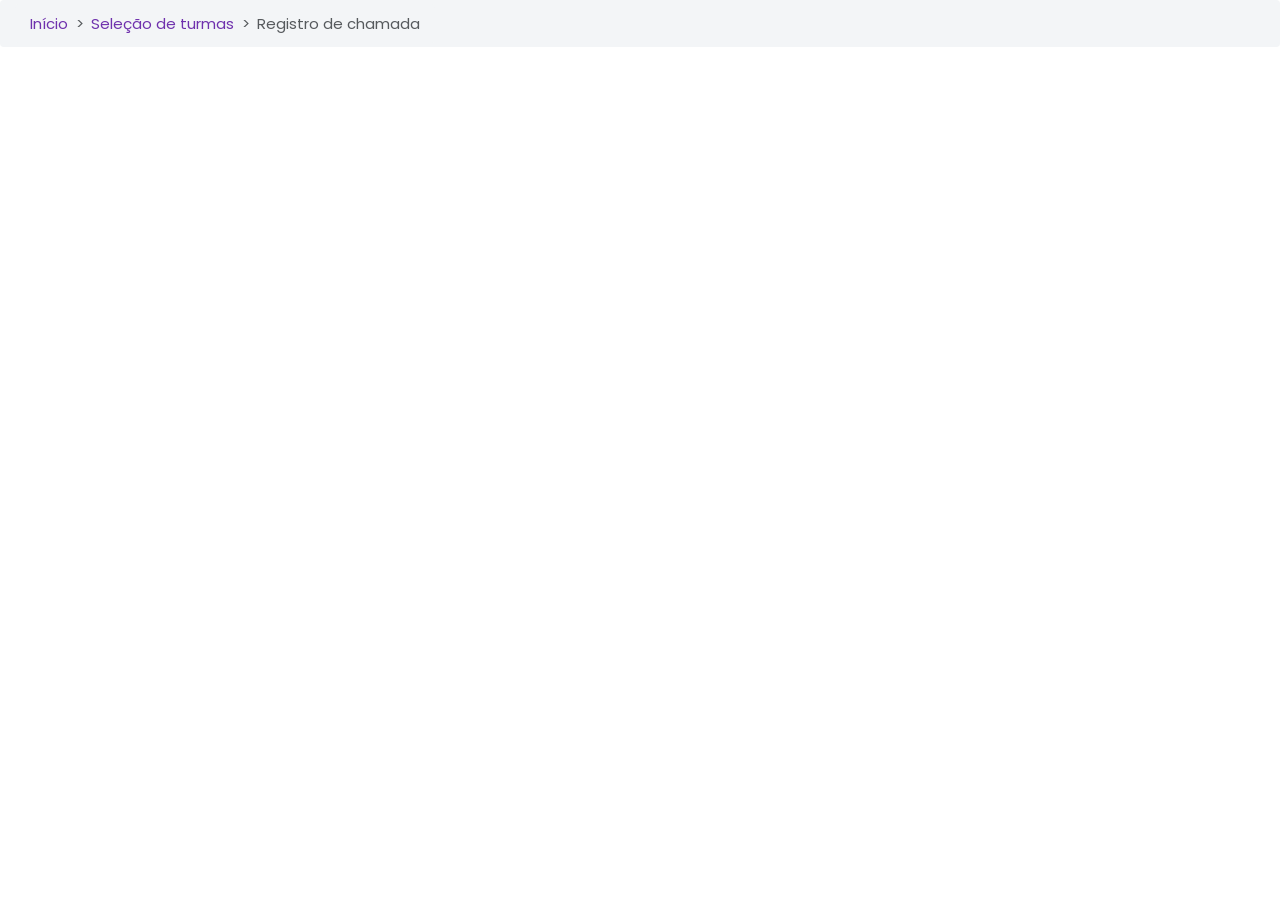
<file: breadcrum.html>
<!DOCTYPE html>
<html lang="en">

<head>
    <meta charset="UTF-8">
    <meta http-equiv="X-UA-Compatible" content="IE=edge">
    <meta name="viewport" content="width=device-width, initial-scale=1.0">
    <title>Document</title>

    <!-- Bootstrap CSS -->
    <link href="https://cdn.jsdelivr.net/npm/bootstrap@5.1.3/dist/css/bootstrap.min.css" rel="stylesheet"
        integrity="sha384-1BmE4kWBq78iYhFldvKuhfTAU6auU8tT94WrHftjDbrCEXSU1oBoqyl2QvZ6jIW3" crossorigin="anonymous">

    <link rel="stylesheet" href="css/style.css">
</head>

<body>
    <!-- migalha de pão -->
    <div id="fundo-navegação">
        <nav style="--bs-breadcrumb-divider: '\F27B';" class="breadcrumb" aria-label="breadcrumb">
            <ol class="breadcrumb">
                <li class="breadcrumb-item"><a href="attendance.html">Início</a></li>
                <li class="breadcrumb-item"><a href="#">Seleção de turmas</a></li>
                <li class="breadcrumb-item active" aria-current="page">Registro de chamada</li>
            </ol>
        </nav>
    </div>
</body>

</html>
</file>
<file: css/style.css>
/**
 * GEP Style
 *
 * Standard Layout (all parts) for GEP System
 *
 * This style has been designed by Wellysson N Rocha. It reflects
 * the composition of colors through the years of the
 * customers project as well as the boldness it implies.
 *
 * @project   FrontEnd GEP System
 * @version   1.0.0
 * @package   html-css
 * @author    Wellysson N Rocha
 * @copyright 2022 by the author
 * @cssdoc    version 1.0-pre
 * @license   GPL v3
 *
 * @colordef  #4D228A; Primary 2
 * @colordef  #6F31AD; Primary 1
 * @fontdef   Poppins; PRINCIPAL POPPINS
 * @fontdef   Kalam; SECUNDARIA KALAM
*/

/* 23/02/2021 - ERGON - Author: Wellysson Rocha */

@import url('https://fonts.googleapis.com/css?family=Poppins:400,700,900');

@keyframes slidein {
    from {
        opacity: 0.1;
        font-size: 1px;
        padding: 0;
        margin: 0;
    }
    to{
        opacity: 1;
    }
}

@keyframes surgir {
    from{
        width: 30px;
    }
}

@keyframes surgirUp {
    from{
        height: 10px;
    }
}

@keyframes sizeUP {
    from{
        font-size: 1px;
        opacity: 0;
    }
}

@keyframes bottomToTop {
    from {
        /* right: -255px; */
        bottom: -10%;
        opacity: 0.1;
    }
}

.fixed-bottom {
    animation-name: bottomToTop;
    animation-duration: 0.5s;
    background-color: white;
}

/* reset css */
/*^ reset css */

/* padrão figma */
* {
    font-family: Poppins;
    font-style: normal;
    font-weight: normal;
    line-height: 32px;
    font-size: 18px;
    line-height: 32px;
}

/* padrão de resolução até 1518 */
@media only screen and (max-width: 1518px) {
    * {
        font-family: Poppins;
        font-style: normal;
        font-weight: normal;
        font-size: 15px;
    }
}

body a {
    color: #AB58B9;
    text-decoration: none;
}

body a:hover {
    color: #6F31AD;
}

.link-ergon {
    color: #AB58B9 !important;
    font-weight: bold;
}

.link-ergon:hover {
    color: #6F31AD;
}

.breadcrumb {
    display: flex;
    flex-wrap: wrap;
    padding: .25rem 1rem;
    margin-bottom: 0;
    list-style: none;
    background: #F3F5F7;
    border-radius: .25rem;
    --bs-breadcrumb-divider: '>';
    /* animation-name: identifier;
    animation-duration: 4s; */
}

.breadcrumb a{
    color: #6F31AD;
}

.school-attendance-content {
    width: 95%;
    margin: 2% auto;
}

.school-attendance-content .title {
    font-family: Poppins;
    font-style: normal;
    font-weight: 600;
    font-size: 24px;
    line-height: 32px;
    color: #6F31AD;
}

.school-attendance-content .title-ergon-black {
    font-family: Poppins;
    font-style: normal;
    font-weight: 500;
    font-size: 24px;
    line-height: 32px;
    color: #000;
}

.school-attendance-content .title span {
    /* position: relative;
    top: 1px; */
}

.school-attendance-content .record-type {
    margin-top: 2%;
}

.school-attendance-content .form-control {
    border-color: #6F31AD;
    text-align: center;
}

.school-attendance-content .table-responsive {
    margin-top: 1%;
}

/* 24/02/2022 - ERGON - Author: Wellysson Rocha */
.record-type .table-ergon {
    white-space: nowrap;
    margin-bottom: 1%;
    padding: 0;
    margin-bottom: 5%;
}

.record-type .table-ergon * {
    font-size: 14px;
}

/* table-scroll */
.table-ergon {
    /* overflow-y: scroll; */
}

.table-ergon::-webkit-scrollbar {
    width: 0;
    /* width of the entire scrollbar */
    height: 10px;
}

.table-ergon::-webkit-scrollbar-track {
    background: #D6E3EA;
    border-radius: 24px;
    /* color of the tracking area */
}

.table-ergon::-webkit-scrollbar-thumb {
    background-color: #C4C4C4;
    /* color of the scroll thumb */
    border-radius: 20px;
    /* roundness of the scroll thumb */
    transition: 0.3ms;
}

.table-ergon::-webkit-scrollbar-thumb:hover {
    background-color: #828282;
    /* color of the scroll thumb */
}

.fixed-table {
    position: absolute;
    top: 0;
    left: 0;
    pointer-events: none;
}

.fixed-table th, .fixed-table td {
    visibility: hidden
}

/* ^ table scroll */

.record-type .table-ergon td {
    border: 1px solid #828282;
    box-sizing: border-box;
}

.record-type .table-responsive .table tr th {
    background: #D6E3EA;
    border: 1px solid #828282;
    font-weight: 600;
}

.record-type .table-responsive .table tr th a {
    font-weight: 600;
}

.record-type .table-responsive .table tr th a:hover {
    color: #AB58B9;
}

/* tabela de resolução até 1518px */
@media only screen and (max-width: 1518px) {}

/* resolução 1229px */
@media only screen and (max-width: 1229px) {}

/* btn ergon */
.btn-ergon {
    color: #fff;
    background-color: #AB58B9;
    border-color: #AB58B9;
    font-weight: 600;
    font-size: 16px;
    border-radius: 24px;
}

.btn-ergon:hover {
    background-color: #7D3989;
    color: #fff;
}

.btn-option {
    color: #AB58B9;
    background-color: #fff;
    border: 1px solid #AB58B9;
    font-weight: 600;
    font-size: 16px;
    border-radius: 24px;
}

.btn-option:hover {
    color: #7D3989;
}

.btn-shadow {
    box-shadow: 0 0.2rem 0.3rem rgba(0, 0, 0, 0.4),
        0 0.03rem 0.1rem rgba(42, 11, 54, 0.5);
}

.options-buttom {
    float: right;
    margin: 1% 3%;
}

.record-type .dropup .dropdown-toggle::after {
    content: none;
}

/* 25/02/2021 - ERGON - Author: Wellysson Rocha */
.dropdown-item.active, .dropdown-item:active {
    color: #fff;
    text-decoration: none;
    background-color: #6F31AD;
}

/* 25/02/2021 - ERGON - Author: Guilherme 1.0 */
/* 01/03/2021 - ERGON - Author: Wellysson N Rocha 1.1 */
#modal-attendance * {
    font-weight: bold;
    transition: all ease 0.3s;
}

#modal-attendance .attendance-alert * {
    transition: none !important;
}

@media (min-width: 576px) {
    #exampleModalToggle2 .modal-dialog {
        max-width: 50%;
        margin: 1.75rem auto;
    }
}

#modal-attendance th {
    font-size: 16px;
}

#modal-attendance .line_count_elements span {
    display: inline-block;
    width: 30px;
    height: 30px;
    text-align: center;
    font-size: 20px;
    font-family: Poppins;
    font-style: normal;
    font-weight: 600;
    font-size: 24px;

    color: #000000;
}

#modal-attendance .attendance-modal-content>table {
    border: 1px solid rgba(130, 130, 130, 0.5);
}

#modal-attendance .attendance-modal-content>table>thead {
    background-color: #D6E3EA;
    border: 1px solid rgba(130, 130, 130, 0.5);
}

#modal-attendance .line_count_elements i {
    font-size: 24px;
}

#modal-attendance .modal-header {
    border: none !important;
    margin-bottom: 0;
    padding-bottom: 0;
}

#modal-attendance .attendance-modal-content {
    width: 80%;
    margin: auto;
}

#modal-attendance .attendance-modal-button-close {
    position: absolute;
    top: 18px;
    right: 15px;
}

#modal-attendance .attendance-modal-button-back {
    position: absolute;
    top: 18px;
    left: 15px;
}

#modal-attendance i {
    font-size: 24px;
    font-weight: bolder important !;
}

#modal-attendance th {
    padding-bottom: 0;
    padding-top: 0;
    vertical-align: middle;
}

#modal-attendance td {
    vertical-align: middle;
}

#modal-attendance .line_count_elements {
    text-align: center;
}

#modal-attendance .modal-header>.modal-title {
    margin: auto;
}

#modal-attendance .modal-footer {
    border: none;
    margin-bottom: 2%;
}

#modal-attendance .btn-ergon-modal-large {
    margin: auto;
    width: 50%;
}

#modal-attendance .modal-content {
    border-radius: 24px !important;
}

#modal-attendance .modal-breadcrumb .breadcrumb {
    background-color: white;
}

#modal-attendance .modal-breadcrumb * {
    font-family: Poppins;
    font-weight: 400 !important;
    font-size: 18px !important;

    text-align: center;
}

#modal-attendance .modal-breadcrumb nav {
    border-radius: 0 0 24px 24px !important;
}

#modal-attendance .modal-breadcrumb .breadcrumb {
    margin: auto;
}

/* modal de resolução até 1518px */
@media only screen and (max-width: 1518px) {
    #modal-attendance th {
        font-size: 14px;
    }

    #modal-attendance .line_count_elements span {
        width: 28px;
        height: 28px;
        font-size: 18px;
        font-size: 20px;

        color: #000000;
    }

    #modal-attendance .modal-breadcrumb * {
        font-size: 14px !important;
    }
}

/* resolução 1229px */
@media only screen and (max-width: 1229px) {}

/* buttom circle */
.xyz {
    background-size: auto;
    text-align: center;
    padding-top: 100px;
}

.btn-circle.btn-sm {
    width: 30px;
    height: 30px;
    padding: 6px 0px;
    border-radius: 15px;
    font-size: 8px;
    text-align: center;
}

.btn-circle.btn-md {
    width: 50px;
    height: 50px;
    padding: 7px 10px;
    border-radius: 25px;
    font-size: 10px;
    text-align: center;
}

.btn-circle.btn-xl {
    width: 70px;
    height: 70px;
    padding: 10px 16px;
    border-radius: 35px;
    font-size: 12px;
    text-align: center;
}

.help-top svg {
    float: right;
    width: 100%;
}

/* help top resolução 767px */
@media only screen and (max-width: 1229px) {
    .help-top svg {
        float: right;
        width: 30px;
    }
}

.tabela-content {
    width: 100%;
    margin: auto;
}

/* .select-ergon{
    border-radius: 8px;
    border: 1px solid #6F31AD;
} */

.select-ergon>.select-ergon-select {
    border-radius: 8px;
    border: 1px solid #6F31AD;
}

.select-ergon>.select-ergon-select option[selected] {
    color: #828282;
}

/* 03/03/2021 - ERGON - Author: Wellysson Rocha */

[title-label]::after {
    content: attr(title-label);
    display: none;
    position: absolute;
    top: 0;
    left: 5px;
    padding: 0 0.5%;
    color: #fff;
    background: rgba(0, 0, 0, 0.4);
    border-radius: 24px;
}

[title-label]:hover::after {
    display: block;
}

.status-attendance{
    color: #089944 !important;
}

/* 10/03/2021 - ERGON - Author: Wellysson Rocha */
.help-top{
    width: 38px;
    position: absolute;
    right: 16px;
}

#fundo-navegação{
    position: relative;
}

.animation-left-right .toast{
    animation-name: surgir;
    animation-duration: 0.5s;
    background-color: rgba(171, 88, 185, 0.8);
    border-radius: 24px;
}

.animation-left-right .toast *{
    animation-name: sizeUP;
    animation-timing-function: cubic-bezier(0.1, 0.7, 1.0, 0.1);
    animation-duration: 0.6s;
}

.nav-pills a{
    color: #6F31AD;

}

.nav-pills a:focus{
    color: #AB58B9;
}

.nav-pills a:hover{
    color: #7D3989;
}

/* calendar */
@media only screen and (max-width: 1518px){
    input[type="date"]{
        background-color: #6F31AD;
        color: #ffffff;
        border: none;
        outline: none;
        border-radius: 5px;
        padding: 1%;
    }    
}
input[type="date"]{
    background-color: #6F31AD;
        color: #ffffff;
        border: none;
        outline: none;
        border-radius: 5px;
        padding: 1%;
}

::-webkit-calendar-picker-indicator{
    background-color: white;
    padding: 5px;
    cursor: pointer;
    border-radius: 3px;
    margin-right: 1%;
}

/* modal de filtro de datas */
#filterModalDateButton{
    margin: auto;
}

#filterModalDateButton button{
    width: 125px !important;
}

.modal-date-filter .attendance-modal-content{
    width: 100% !important;
}

.modal-date-filter .attendance-modal-content *{
    text-align: center;
}

.text-color-ergon{
    color: rgba(77, 34, 138, 1);
}

.font-weight-bold-ergon{
    font-weight: 600 !important;
}
.text-14px td, th{
    font-size: 14px !important;
}

.text-14px i{
    font-size: 22px !important;
}

.thead-add-class{
    border: 1px solid #828282;
    background-color: #D6E3EA;
    border-radius: 24px !important;
}

.content-add-class{
    background: rgba(243, 245, 247, 1);
}

.table-add-class{

}

.rounded-16px{
    border-radius: 16px;
}

.rounded-bottom-16px{
    border-radius: 0 0 16px 16px;
}

.table-add-class .title{
    font-size: 18px;
    color: #606162;
    font-weight: 600;
}

.table-add-class .sub-title{
    font-size: 12px;
    color: #606162;
}

.swal-button{
    background-color: #AB58B9;
    border-radius: 24px;
}

.swal-button:hover{
    background-color: #6F31AD !important;
}
</file>
<file: css/style-home.css>
.active-ergon {
    color: #fff !important;
    background-color: #6F31AD !important;
}

.navbar-ergon{
    background-color: #6F31AD !important;
}

.navbar-ergon a{
    color:#fff !important;
}

.nav-pills>li>a {
    border-radius: 0;
}

.nav-pills .nav-link {
    border-radius: 0;
}

#wrapper {
    padding-left: 0;
    -webkit-transition: all 0.5s ease;
    -moz-transition: all 0.5s ease;
    -o-transition: all 0.5s ease;
    transition: all 0.5s ease;
    overflow: hidden;
}

#wrapper.toggled {
    padding-left: 250px;
    overflow: hidden;
}

#sidebar-wrapper {
    z-index: 1000;
    /* position: absolute; */
    left: 250px;
    width: 0;
    height: 100%;
    /* margin-left: -250px; */
    overflow-y: auto;
    background: #fff;
    -webkit-transition: all 0.5s ease;
    -moz-transition: all 0.5s ease;
    -o-transition: all 0.5s ease;
    transition: all 0.5s ease;
}

#wrapper.toggled #sidebar-wrapper {
    width: 250px;
}

#page-content-wrapper {
    position: absolute;
    padding: 15px;
    width: 100%;
    overflow-x: hidden;
}

.xyz {
    min-width: 360px;
}

#wrapper.toggled #page-content-wrapper {
    position: relative;
    margin-right: 0px;
}

.fixed-brand {
    width: auto;
}

/* Sidebar Styles */

.sidebar-nav {
    position: absolute;
    top: 0;
    width: 250px;
    margin: 0;
    padding: 0;
    list-style: none;
    margin-top: 2px;
}

.sidebar-nav li {
    text-indent: 15px;
    line-height: 40px;
}

.sidebar-nav li a {
    display: block;
    text-decoration: none;
    color: #999999;
}

.sidebar-nav li a:hover {
    text-decoration: none;
    color: #fff;
    background: rgba(255, 255, 255, 0.2);
    border-left: red 2px solid;
}

.sidebar-nav li a:active,
.sidebar-nav li a:focus {
    text-decoration: none;
}

.sidebar-nav>.sidebar-brand {
    height: 65px;
    font-size: 18px;
    line-height: 60px;
}

.sidebar-nav>.sidebar-brand a {
    color: #999999;
}

.sidebar-nav>.sidebar-brand a:hover {
    color: #fff;
    background: none;
}

.no-margin {
    margin: 0;
}

@media (min-width: 768px) {
    #wrapper {
        /* padding-left: 250px; */
        float: left;
        width: 20%;
    }

    .fixed-brand {
        width: 250px;
    }

    #wrapper.toggled {
        padding-left: 0;
    }

    #sidebar-wrapper {
        width: 100%;
        white-space: nowrap;
        height: 95vh;
    }

    #wrapper.toggled #sidebar-wrapper {
        width: 100%;
    }

    #wrapper.toggled-2 #sidebar-wrapper {
        /* width: 5%; */
        overflow: hidden;
    }

    #wrapper.toggled-2 .isOver {
        display: none;
    }

    #wrapper.toggled-2 #sidebar-wrapper:hover {}

    #page-content-wrapper {
        padding: 20px;
        position: relative;
        -webkit-transition: all 0.5s ease;
        -moz-transition: all 0.5s ease;
        -o-transition: all 0.5s ease;
        transition: all 0.5s ease;
        float: right;
        width: 96%;
    }

    #wrapper.toggled #page-content-wrapper {
        position: relative;
        margin-right: 0;
        padding-left: 250px;
    }

    #wrapper.toggled-2 #page-content-wrapper {
        position: relative;
        margin-right: 0;
        margin-left: -200px;
        -webkit-transition: all 0.5s ease;
        -moz-transition: all 0.5s ease;
        -o-transition: all 0.5s ease;
        transition: all 0.5s ease;
        width: 100%;
    }
}

.toggled-2{
    width: 4% !important;
    float: left;
}

.fullpage{
    width: 80% !important;
}
</file>
<file: class-selection-page/css/poppins.css>
/* devanagari */
@font-face {
  font-family: 'Poppins';
  font-style: normal;
  font-weight: 400;
  src: url(https://fonts.gstatic.com/s/poppins/v19/pxiEyp8kv8JHgFVrJJbecmNE.woff2) format('woff2');
  unicode-range: U+0900-097F, U+1CD0-1CF6, U+1CF8-1CF9, U+200C-200D, U+20A8, U+20B9, U+25CC, U+A830-A839, U+A8E0-A8FB;
}
/* latin-ext */
@font-face {
  font-family: 'Poppins';
  font-style: normal;
  font-weight: 400;
  src: url(https://fonts.gstatic.com/s/poppins/v19/pxiEyp8kv8JHgFVrJJnecmNE.woff2) format('woff2');
  unicode-range: U+0100-024F, U+0259, U+1E00-1EFF, U+2020, U+20A0-20AB, U+20AD-20CF, U+2113, U+2C60-2C7F, U+A720-A7FF;
}
/* latin */
@font-face {
  font-family: 'Poppins';
  font-style: normal;
  font-weight: 400;
  src: url(https://fonts.gstatic.com/s/poppins/v19/pxiEyp8kv8JHgFVrJJfecg.woff2) format('woff2');
  unicode-range: U+0000-00FF, U+0131, U+0152-0153, U+02BB-02BC, U+02C6, U+02DA, U+02DC, U+2000-206F, U+2074, U+20AC, U+2122, U+2191, U+2193, U+2212, U+2215, U+FEFF, U+FFFD;
}
</file>
<file: class-selection-page/mobile/notas/style.css>
/* importação da fonte Poppins */
@import url('https://fonts.googleapis.com/css?family=Poppins:400,700,900');
/* Importação dos Icones estilizados do google*/
@import url('https://fonts.googleapis.com/icon?family=Material+Icons');
/* importação de outro pacote de icones estilizados */
@import url('https://cdnjs.cloudflare.com/ajax/libs/font-awesome/4.7.0/css/font-awesome.min.css');
/* importação dos icones do Bootstrap */
@import url('https://cdn.jsdelivr.net/npm/bootstrap-icons@1.8.1/font/bootstrap-icons.css');

/* fonte Poppins Para todos os campos possiveis da pagina, para n ter q declarar um a um */
*{
    font-family: Poppins;
}
/* posicionamento vertical das setas para esquerda e direita, que tem como função, alternar entre as matérias */
.car-btn{
    height: 30px; 
  }
/* titulo ao lado do cadeado */
.titulo{
    text-align: center;
    font-style: normal;
    font-weight: 600;
    font-size: 18px;
    line-height: 32px;
}
/* icone cadeado */
.material-icons{
    font-family: Material icons;
    color: #4D228A;
    font-style: normal;
    font-weight: 400;
    font-size: 32px;
    line-height: 16px;
    margin-bottom: -40px;
}

/* materia */
.materia{
    text-align: center;
    color: #4D228A;
    font-size: 14px;
}
/* card aluno */
.aluno{
    left: 0%;
    right: 0%;
    top: 0%;
    bottom: 0%;

    background: #FFFFFF;
    box-shadow: 0px 2px 8px rgba(0, 0, 0, 0.25);
    border-radius: 8px;
    margin: 10px 10px 10px 10px;
}
/* icone do aluno */
img{

    margin-top: 8px;
   
    filter: drop-shadow(0px 4px 4px rgba(0, 0, 0, 0.1));
    width: 60px;
    height: 60px;
    border-radius: 50%;
    box-shadow: 0px 2px 8px rgba(0.25, 0, 0, 0.25);
}
/* div - nome, matricula e situação */
.info-aluno{
    float: left;
    margin-left: 70px;
    margin-top: -50px;
    }
/* nome do aluno */
.aluno-nome{

    font-style: normal;
    font-weight: 600;
    font-size: 14px;
    line-height: 16px;
}
/* número de matricula do aluno */
.matricula{
    left: 19.51%;
    right: 67.68%;
    top: 27.55%;
    bottom: 56.12%;

    font-style: normal;
    font-weight: 600;
    font-size: 8px;
    line-height: 16px;
    /* or 200% */

    display: flex;
    align-items: center;

    color: #4F4F4F;
}
/* situação do aluno, aprovado, reprovado ou transferido */
.situacao{

    background: #089944;
    border-radius: 24px;
    width: 135px;
    font-size: 10px;
}
#bg-situacao{
  background-color: #828282;
}
/* apenas uma linha 'hr' q divide o cabeçalho, da barra de progresso*/
.linha{
    margin-top: 20px;
    margin-left: 0%;
    border: 1px solid rgba(130, 130, 130, 0.5);
}
/* setas para esquerda e direita que fazem a transição entre as paginas */
.material-icons-outlined{
    font-family: Material icons;
    color: #4D228A;
    font-style: normal;
    font-weight: 400;
    font-size: 24px;
    line-height: 16px;
}
/* circulo da progressbar que exibe a nota atual do aluno */
.dot {
    height: 35px;
    width: 35px;
    background-color: #fff;
    border-radius: 50%;
    border: 5px solid #D6E3EA;
    display: block;
    text-align: center;
    position: absolute;
    color: #089944;
    font-size: 14px;

  }

  /* posicionamento da barra para se alinhar ao circulo e se unir a ele */
  .barra{
      padding-top: 14px;
      margin-left: 30px;
      height: 8px;
  }
  .progress{
    width: 100%; height: 8px;
  }
  /* variação 1 da barra de progresso */
  .prog1{
    background-color: #089944;
    color: #fff;
  }
  /* variação 2 da barra de progresso */
  .prog2{
     background-color: #C20101;
     color: #fff; 
  }
  .prog-trf{
    background-color: #828282;
  }
  .prog3{
    background-color: #FFD47D;
  }
  .circ-trf{
    border: 5px solid #828282;
    color: #828282;
    
  }
  .circ1{
    border-color: #089944;
  }
  /* variação 2 do circulo que exibe a nota do aluno */
  .circ2{
    border-color: #C20101;
    color: #C20101;
  }
/* variação 3 do circulo q exibe a nota do aluno */
  .circ3{
    border-color:#FFD47D;
  }
  /* filtro de embaçado na div relacionada ao aluno que foi transferido */
  .blur{
    
    filter: blur(0.7px);
    opacity: 0.7;
  }
  /* redução do blur no campo de situação do aluno transferido */
  .non-blur{
    filter: blur(-15px);
    background-color:#FFD47D;

  }
  .opac{
    opacity: 0.5;
  }
  .nota-etapa{
    background: #FFFFFF;
    border: 1px solid #AB58B9;
    box-sizing: border-box;
    border-radius: 8px;
    width: 67.38px;
    text-align: center;
  }
  .etapa{
    font-style: normal;
    font-weight: 600;
    font-size: 16px;
    line-height: 16px;
    text-align: center;
    /* identical to box height, or 100% */
    
    
    align-items: center;
    
    color: #4F4F4F;
  }
  .card-nota{
    
    background: #FFFFFF;
    box-shadow: 0px 0px 4px rgba(0, 0, 0, 0.25);
    border-radius: 8px 8px 8px 8px;
    
    
  }
  .fechar-nota{
    background: #AB58B9;
    border-radius: 24px;

    font-style: normal;
    font-weight: 600;
    font-size: 14px;
    line-height: 32px;
    /* or 229% */

    align-items: center;
    text-align: center;

    color: #FFFFFF;
  }
</file>
<file: class-selection-page/templates/testes/grid-lst/style.css>
@import url('https://fonts.googleapis.com/css?family=Poppins:400,700,900');
@import url('https://fonts.googleapis.com/icon?family=Material+Icons');

/* For desktop: */
.col-1 {width: 8%;}
.col-2 {width: 16%;}
.col-3 {width: 326px;}
.col-4 {width: 30%;}
.col-5 {width: 40%;}
.col-6 {width: 50%;}
.col-7 {width: 58%;}
.col-8 {width: 66%;}
.col-9 {width: 75%;}
.col-10 {width: 83%;}
.col-11 {width: 92%;}
.col-12 {width: 100%;}

.grid, .list{
  display: none;
}

@media screen 
  and (device-width: 360px) 
  and (device-height: 640px) 
  and (-webkit-device-pixel-ratio: 2) {
   
}
* {
    box-sizing: border-box;
    margin: 10px 10px 10px 10px;


    font-family: Poppins;
    font-style: normal;
    font-size: 16px;
    line-height: 24px;
  }
  #box {
    background-color: none;
    color: black;
    border-radius: 5px;
    padding: 10px;
    text-align: center;
    background: #FFFFFf;
    box-shadow: 0px 0px 4px rgba(0, 0, 0, 0.15);
    border-radius: 16px;
}
  /*profile picture*/
  #profile_picture{
    height:150px; 
    border-radius: 50%; 
  }
  #resp{
    text-align: left;
  }
  /* Create two equal columns that floats next to each other */
  .row{
    text-align: center;
    margin:0 auto;
    
    
  }
  .column {
    display:inline-block;
    vertical-align: middle;
    float: none;
    text-align: center;
    background: #FEFEFE;
    box-shadow: 0px 0px 8px rgba(0, 0, 0, 0.15);
    border-radius: 16px;
    /*    word-wrap:break-word;   */
  }
  
  /* Clear floats after the columns */
  .row:after {
    content: "";
    display: table;
    clear: both;
  }
  /* Style the buttons */
  .btn {
    border: none;
    outline: none;
    padding: 12px 16px;
    background-color: #f1f1f1;
    cursor: pointer;
    color: #4D228A;
  }
  
  .btn:hover {
    background-color: #ddd;
    color: #6F31AD;
  }
  
  .btn.active {
    background-color: #666;
    color: white;
  }
  .material-icons-outlined{
    font-family: Material Icons;
    font-size: 40px;
    color: #ffffff;
    cursor: pointer;
    border-radius: 50px;
    background-color: #AB58B9;
  }
  .material-icons{
    color: #AB58B9;
    border-radius: 10px;
 
    
  }
  img {
    object-fit: cover;
    width: 80px;
    height: 80px;
    border-radius: 50% solid;
    z-index: 0;
  }
  #file{
    display: none;
  }
  

  /*identificações de campos individualmente*/

  #nome{
    font-weight: bold;
  }
  #mae{
    font-weight: bold;
    text-align: left;
  }
  #pai{
    font-weight: bold;
    text-align: left;
  }
  #responsavel{
    font-weight: bold;
    text-align: left;
  }
  #tel{
    font-weight: bold;
    text-align: left;
  }

  /*++++++++++++++++++++++++++++++++++++*/

  /*box config*/
  #ident_class{
    font-family: Poppins;
    font-style: normal;
    font-weight: 600;
    font-size: 16px;

    /* identical to box height, or 100% */
    color: #AB58B9;
}

#class_cod{
  
    font-family: Poppins;
    font-style: normal;
    font-weight: normal;
    font-size: 8px;
    text-align: justify;
    color: #4F4F4F;
    margin: 10px;
  }
/*student icon, dot and count number*/
#student_icon{
    color: #AB58B9;
    font-size: 20px;
    cursor: pointer;
}
#dot{
    color: #AB58B9;
    font-size: 20px;
  
}
#student_count{

    font-size: 20px;
    color: #AB58B9;

}
/*student icon, dot and count number*/
#class_lock{
        font-family: Material Icons;
        font-style: normal;
        font-weight: normal;
        font-size: 24px;
        line-height: 24px;
        cursor: pointer;
        
        color: #AB58B9;
}
#cont_div{
  text-align:end;
  margin: 1% 0% 0% 0%;
  
}
*{
  text-decoration: none;
}
#progress_bar_tittle{
  font-family: Poppins;
  font-style: normal;
  font-weight: 600;
  font-size: 8px;
  /* identical to box height, or 100% */
  align-items: left;

  color: #4F4F4F;
}
.progress-bar{
  width: 50%;
}
</file>
